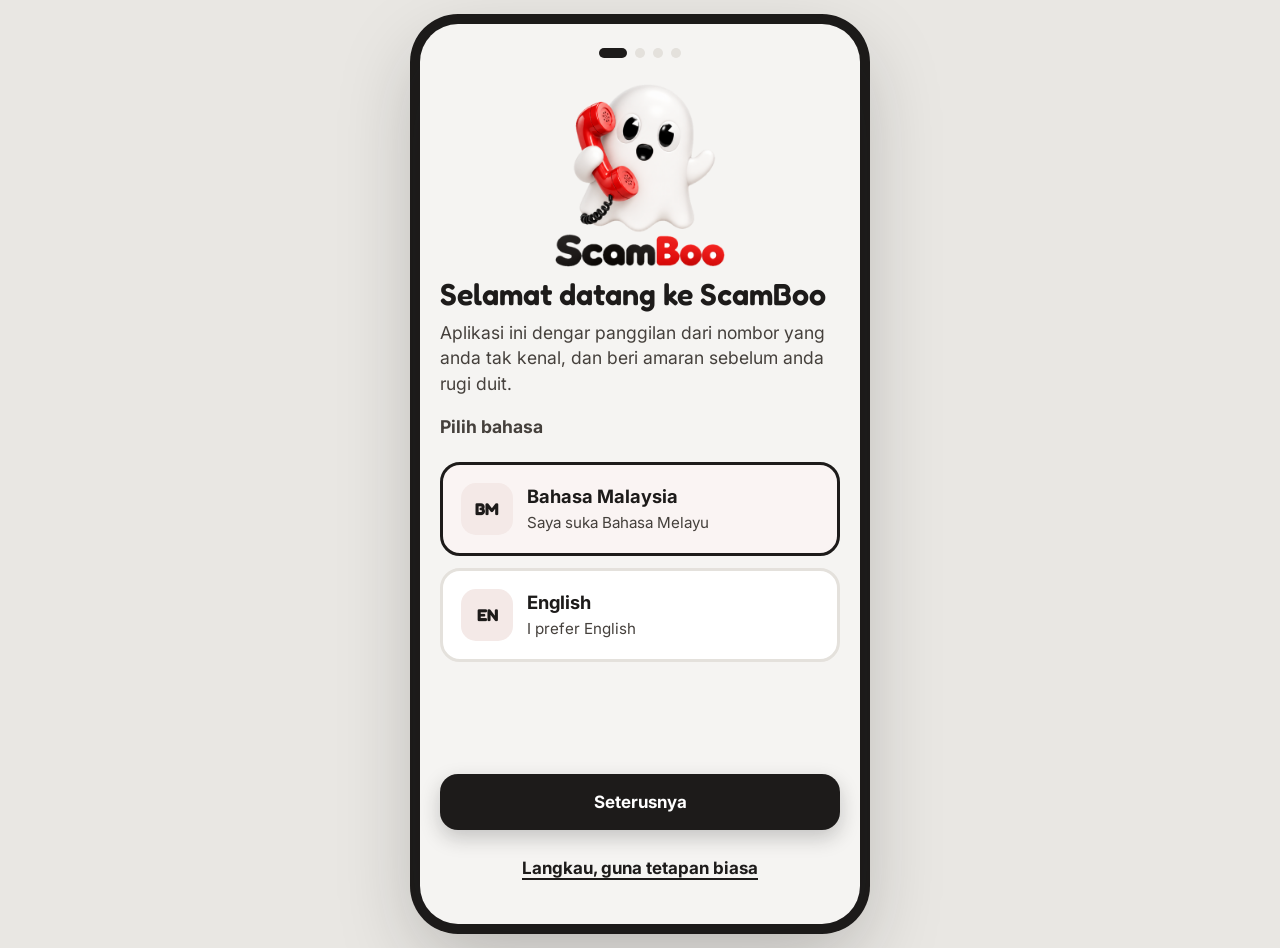
<file: web/public/scamboo/index.html>
<!doctype html>
<html lang="ms">
<head>
  <meta charset="utf-8">
  <meta name="viewport" content="width=device-width, initial-scale=1, viewport-fit=cover">
  <meta name="theme-color" content="#FFFFFF">
  <title>ScamBoo · Utama</title>
  <link rel="manifest" href="manifest.json">
  <link rel="apple-touch-icon" href="assets/icons/apple-touch-icon.png">
  <link rel="icon" type="image/png" href="assets/icons/favicon-32.png">
  <meta name="apple-mobile-web-app-capable" content="yes">
  <meta name="mobile-web-app-capable" content="yes">
  <meta name="apple-mobile-web-app-status-bar-style" content="default">
  <meta name="apple-mobile-web-app-title" content="ScamBoo">
  <link rel="preconnect" href="https://fonts.googleapis.com"><link rel="preconnect" href="https://fonts.gstatic.com" crossorigin>
  <link href="https://fonts.googleapis.com/css2?family=Fredoka:wght@500;600;700&family=Inter:wght@400;500;600;700&display=swap" rel="stylesheet">
  <link rel="stylesheet" href="assets/css/styles.css">
</head>
<body>
<div class="app">
  <main class="page">
    <p class="muted" style="font-size:1.05rem" id="greet"></p>
    <h1 class="page-title">Mak Rosnah</h1>

    <section class="section hidden" id="installSec">
      <div class="install">
        <img src="assets/icons/icon-192.png" alt="">
        <div class="grow"><b data-bm="Pasang sebagai aplikasi" data-en="Install as an app"></b>
          <p id="installHow"></p></div>
        <button class="btn btn-primary btn-sm hidden" id="installBtn" data-bm="Pasang" data-en="Install"></button>
        <button class="x" id="installX" aria-label="Close">×</button>
      </div>
    </section>

    <!-- 1. Status in words, not numbers -->
    <section class="section">
      <div class="status" data-read>
        <img class="status-boo boo-calm" src="assets/brand/ghost.png" alt=""><div class="tick" data-icon="check"></div>
        <h2 data-bm="Anda selamat" data-en="You're safe"></h2>
        <p data-bm="Kami jaga setiap panggilan dari nombor yang anda tak kenal." data-en="We watch every call from numbers you don't know."></p>
        <p id="blocked" style="margin-top:10px;font-weight:700"></p>
      </div>
    </section>

    <!-- 2. One big emergency path -->
    <section class="section">
      <a class="help-big" href="help.html" data-read>
        <span class="ico" data-icon="lifebuoy"></span>
        <span><span data-bm="Saya rasa ditipu" data-en="I think I'm being scammed"></span>
          <small data-bm="Telefon bank, 997 atau Amir dengan satu tekan" data-en="Call your bank, 997 or Amir in one tap"></small></span>
      </a>
    </section>

    <!-- 3. Recent calls, plain words -->
    <section class="section">
      <div class="section-head"><h3 data-bm="Panggilan terakhir" data-en="Recent calls"></h3><a href="history.html" data-bm="Lihat semua" data-en="See all"></a></div>
      <div class="card list" id="recent"></div>
    </section>

    <!-- 4. Who looks after me -->
    <section class="section">
      <div class="card">
        <div class="row"><span class="avatar av-violet">AM</span>
          <div class="grow"><b data-bm="Amir menjaga anda" data-en="Amir looks after you"></b>
            <small class="tiny" data-bm="Dia dapat amaran senyap kalau ada bahaya" data-en="He gets a silent alert if something's wrong"></small></div>
          <a class="btn btn-primary btn-sm" id="callAmir"><span data-icon="phone"></span><span data-bm="Call" data-en="Call"></span></a></div>
      </div>
    </section>

    <!-- 5. Practice (the demo, framed as scam-awareness training) -->
    <section class="section">
      <a class="practice" href="call.html">
        <span class="ico"><img src="assets/brand/ghost-96.png" alt=""></span>
        <span class="grow"><b data-bm="Latihan: kenali panggilan penipuan" data-en="Practice: spot a scam call"></b>
          <small data-bm="Dengar contoh 'polis' palsu menelefon (1 minit)" data-en="Hear an example fake 'police' call (1 minute)"></small></span>
        <span data-icon="chevron" style="width:24px"></span>
      </a>
    </section>

    <!-- 6. Tip -->
    <section class="section">
      <div class="card" style="background:var(--teal-xl);border-color:var(--teal-l)" data-read>
        <b data-bm="Ingat" data-en="Remember"></b>
        <p style="font-size:1.05rem;margin-top:4px" data-bm="Polis dan bank <b>tidak pernah</b> minta TAC atau suruh pindah duit melalui telefon." data-en="Police and banks <b>never</b> ask for your TAC or tell you to move money over the phone."></p>
      </div>
    </section>
  </main>
</div>
<script src="assets/js/store.js"></script>
<script src="assets/js/ui.js"></script>
<script>
  if (Store.settings().role === "guardian") location.replace("guardian.html");
  UI.mount("home");
  const s = Store.settings();
  const h = new Date().getHours();
  document.getElementById("greet").textContent = UI.t(h < 12 ? ["Selamat pagi,", "Good morning,"] : h < 19 ? ["Selamat petang,", "Good afternoon,"] : ["Selamat malam,", "Good evening,"]);
  const calls = Store.calls();
  const stopped = calls.filter(c => c.tier === "HIGH").length;
  document.getElementById("blocked").innerHTML = "✓ " + UI.t([`Minggu ini kami halang ${stopped} panggilan penipuan.`, `This week we stopped ${stopped} scam call${stopped === 1 ? "" : "s"}.`]);
  const AV = { HIGH: "av-red", MEDIUM: "av-orange", NOT_SURE: "av-teal", LOW: "av-green" };
  const IC = { HIGH: "shieldAlert", MEDIUM: "alert", NOT_SURE: "phone", LOW: "shield" };
  document.getElementById("recent").innerHTML = calls.slice(0, 3).map(c => `
    <div class="item"><span class="avatar ${AV[c.tier]}">${UI.I[IC[c.tier]]}</span>
      <div class="grow"><b>${UI.t(c.label)}</b><small>${UI.L() ? c.whenEn : c.when}</small></div>${UI.tierBadge(c.tier)}</div>`).join("");
  document.getElementById("callAmir").href = "tel:" + s.contactTel;

  // Install hint: only in the browser (not once installed), dismissible for this session.
  (function () {
    let hidden = false;
    try { hidden = sessionStorage.getItem("cp_install_x") === "1"; } catch (e) { /* ignore */ }
    if (UI.standalone() || hidden) return;
    const sec = document.getElementById("installSec"), how = document.getElementById("installHow"), btn = document.getElementById("installBtn");
    const ios = /iphone|ipad|ipod/i.test(navigator.userAgent);
    how.innerHTML = ios
      ? UI.t(["Tekan <b>Kongsi</b> ⬆️ kemudian <b>Tambah ke Skrin Utama</b>", "Tap <b>Share</b> ⬆️ then <b>Add to Home Screen</b>"])
      : UI.t(["Buka menu pelayar ⋮ dan pilih <b>Pasang aplikasi</b> / <b>Tambah ke skrin utama</b>", "Open the browser menu ⋮ and choose <b>Install app</b> / <b>Add to Home screen</b>"]);
    sec.classList.remove("hidden");
    let deferred = null;
    window.addEventListener("beforeinstallprompt", e => {
      e.preventDefault(); deferred = e; btn.classList.remove("hidden");
      how.innerHTML = UI.t(["Ikon di skrin utama, buka skrin penuh, boleh guna tanpa internet.", "Icon on your home screen, full-screen, works offline."]);
    });
    btn.onclick = async () => { if (!deferred) return; deferred.prompt(); await deferred.userChoice; deferred = null; sec.classList.add("hidden"); };
    document.getElementById("installX").onclick = () => { sec.classList.add("hidden"); try { sessionStorage.setItem("cp_install_x", "1"); } catch (e) { /* ignore */ } };
  })();
</script>
</body>
</html>
</file>
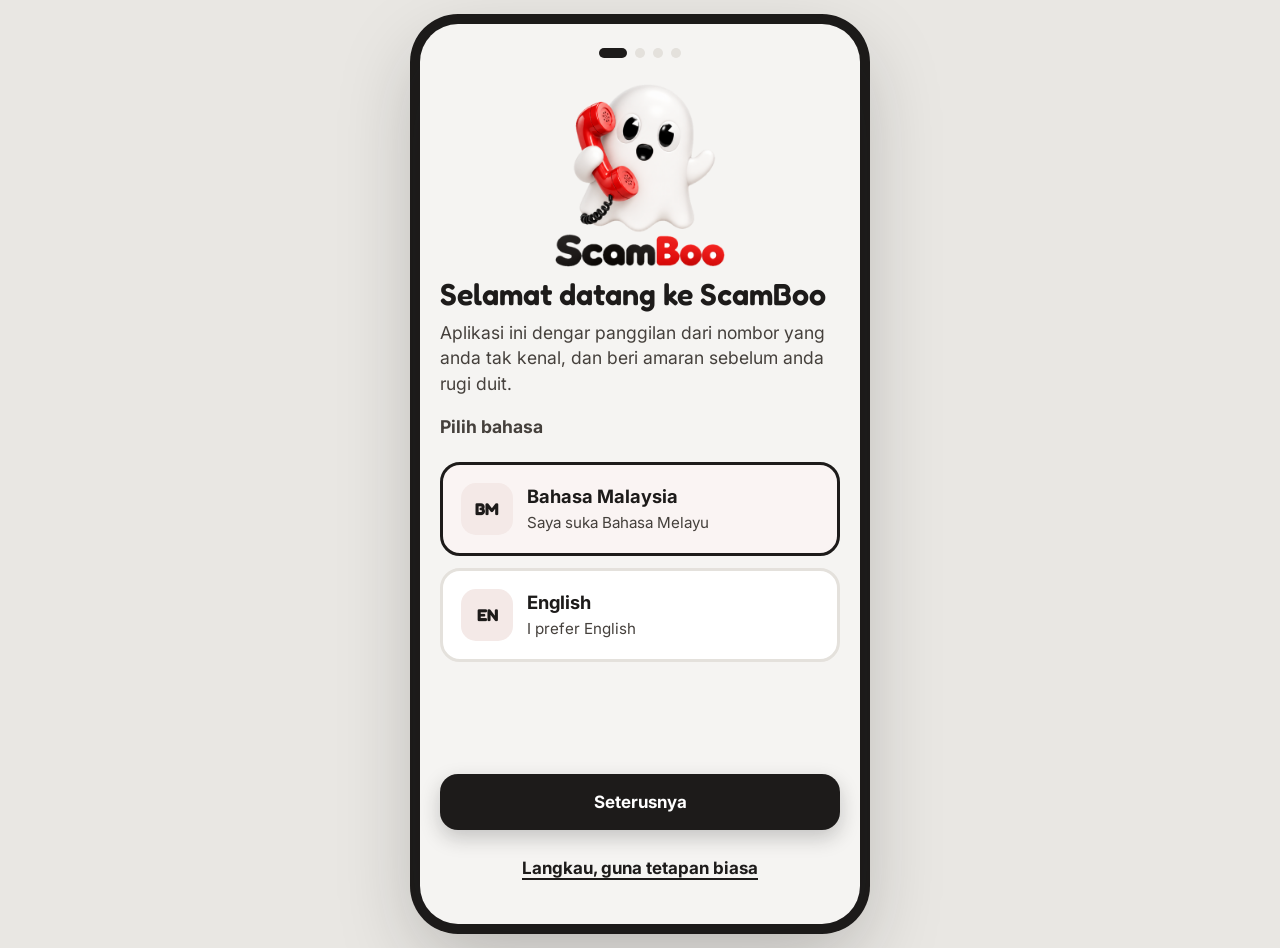
<file: web/public/scamboo/family.html>
<!doctype html>
<html lang="ms">
<head>
  <meta charset="utf-8">
  <meta http-equiv="refresh" content="0; url=guardian.html">
  <title>ScamBoo · Guardian</title>
</head>
<body><a href="guardian.html">Guardian</a><script>location.replace("guardian.html");</script></body>
</html>
</file>
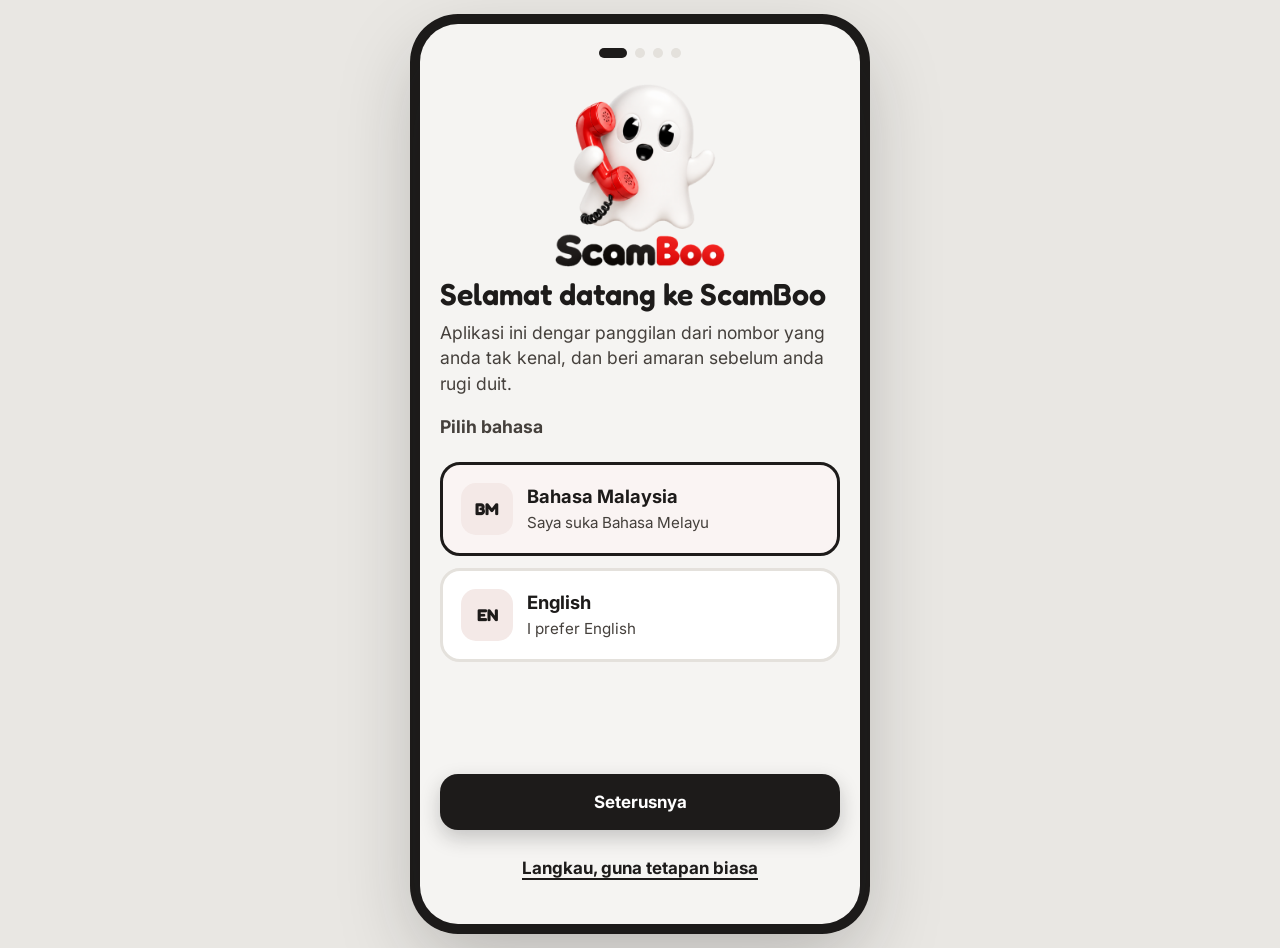
<file: web/public/scamboo/guardian.html>
<!doctype html>
<html lang="ms">
<head>
  <meta charset="utf-8">
  <meta name="viewport" content="width=device-width, initial-scale=1, viewport-fit=cover">
  <meta name="theme-color" content="#FFFFFF">
  <title>ScamBoo · Guardian</title>
  <link rel="manifest" href="manifest.json">
  <link rel="apple-touch-icon" href="assets/icons/apple-touch-icon.png">
  <link rel="icon" type="image/png" href="assets/icons/favicon-32.png">
  <meta name="apple-mobile-web-app-capable" content="yes">
  <meta name="mobile-web-app-capable" content="yes">
  <meta name="apple-mobile-web-app-status-bar-style" content="default">
  <meta name="apple-mobile-web-app-title" content="ScamBoo">
  <link rel="preconnect" href="https://fonts.googleapis.com"><link rel="preconnect" href="https://fonts.gstatic.com" crossorigin>
  <link href="https://fonts.googleapis.com/css2?family=Fredoka:wght@500;600;700&family=Inter:wght@400;500;600;700&display=swap" rel="stylesheet">
  <link rel="stylesheet" href="assets/css/styles.css">
</head>
<body>
<div class="app">
  <main class="page">
    <span class="badge b-violet" data-bm="Paparan Guardian" data-en="Guardian view"></span>
    <h1 class="page-title" style="margin-top:10px" data-bm="Hai Amir" data-en="Hi Amir"></h1>
    <p class="page-sub" data-bm="Ini keadaan perlindungan keluarga anda." data-en="Here's how your family is protected."></p>

    <section class="section" id="liveSec"></section>

    <section class="section">
      <div class="section-head"><h3 data-bm="Minggu ini" data-en="This week"></h3></div>
      <div class="stats">
        <div class="stat"><b>12</b><span data-bm="panggilan disemak" data-en="calls checked"></span></div>
        <div class="stat warn"><b id="kStopped">2</b><span data-bm="penipuan dihalang" data-en="scams stopped"></span></div>
        <div class="stat good"><b>RM 0</b><span data-bm="wang hilang" data-en="money lost"></span></div>
        <div class="stat"><b id="kWarn">22s</b><span data-bm="purata amaran sebelum minta TAC" data-en="avg warning before the TAC ask"></span></div>
      </div>
    </section>

    <section class="section">
      <div class="section-head"><h3 data-bm="Ahli keluarga" data-en="Family members"></h3></div>
      <div class="card list">
        <div class="item"><span class="avatar av-teal">MR</span>
          <div class="grow"><b>Mak Rosnah, 64</b><small data-bm="Jaga Penuh · semakan terakhir 2 minit lalu" data-en="Jaga Penuh · last check 2 min ago"></small></div>
          <span class="badge b-green" data-bm="Dilindungi" data-en="Protected"></span></div>
        <div class="item"><span class="avatar av-teal">AH</span>
          <div class="grow"><b>Abah Hashim, 68</b><small data-bm="Jaga Penuh · semakan terakhir 1 jam lalu" data-en="Jaga Penuh · last check 1 h ago"></small></div>
          <span class="badge b-green" data-bm="Dilindungi" data-en="Protected"></span></div>
        <div class="item"><span class="avatar" style="background:var(--cream-2);color:var(--ink-2)">+</span>
          <div class="grow"><b data-bm="Tambah ahli keluarga" data-en="Add a family member"></b><small data-bm="Pelan keluarga RM6.90/bulan · hingga 5 orang" data-en="Family plan RM6.90/month · up to 5 people"></small></div></div>
      </div>
    </section>

    <section class="section">
      <button class="invite" id="inviteBtn"><img src="assets/brand/ghost-96.png" alt="">
        <span><b data-bm="Jaga keluarga anda" data-en="Protect your family"></b>
        <small data-bm="Kongsi ScamBoo dengan adik-beradik, ibu bapa atau kawan melalui WhatsApp." data-en="Share ScamBoo with siblings, parents or friends on WhatsApp."></small></span>
        <span class="go" data-icon="share"></span></button>
    </section>

    <section class="section">
      <div class="section-head"><h3 data-bm="Amaran terkini" data-en="Recent alerts"></h3><a href="history.html" data-bm="Semua" data-en="All"></a></div>
      <div class="card list" id="feed"></div>
    </section>

    <section class="section stack">
      <a class="btn btn-outline btn-block" href="settings.html"><span data-icon="gear"></span><span data-bm="Tetapan perlindungan Mak" data-en="Mum's protection settings"></span></a>
      <a class="btn btn-ghost btn-block" href="officer.html"><span data-icon="bank"></span><span data-bm="Paparan pegawai bank (demo)" data-en="Bank officer view (demo)"></span></a>
      <a class="btn btn-ghost btn-block" href="connector.html"><span data-icon="bolt"></span><span data-bm="Sambungan makmal AI" data-en="AI lab connection"></span></a>
    </section>
  </main>
</div>
<script src="assets/js/store.js"></script>
<script src="assets/js/ui.js"></script>
<script>
  if (Store.settings().role !== "guardian") Store.set({ role: "guardian" });
  UI.mount("guardian");
  document.getElementById("inviteBtn").onclick = () => UI.shareInvite();
  const s = Store.settings();
  const calls = Store.calls();
  const risky = calls.filter(c => c.tier === "HIGH" || c.tier === "MEDIUM");
  document.getElementById("kStopped").textContent = calls.filter(c => c.tier === "HIGH").length;
  const w = calls.filter(c => c.warned).map(c => c.warned);
  if (w.length) document.getElementById("kWarn").textContent = Math.round(w.reduce((a, b) => a + b, 0) / w.length) + "s";
  const last = risky[0];
  if (last) {
    document.getElementById("liveSec").innerHTML = `
      <div class="card" style="border:2px solid var(--red-bg)">
        <div class="row"><span class="avatar av-red">${UI.I.shieldAlert}</span>
          <div class="grow">${UI.tierBadge(last.tier)}<b style="display:block;margin-top:6px">${UI.t(["Amaran senyap", "Silent alert"])} · ${UI.L() ? last.whenEn : last.when}</b>
            <small class="tiny" style="display:block">${UI.t(["Mak dalam panggilan berisiko", "Mum was on a risky call"])}: ${UI.t(last.label)}</small></div></div>
        <p class="muted" style="margin-top:12px">${last.ai ? UI.t(["<b>AI telah ambil alih</b>, tiada maklumat dikongsi. Bank dimaklumkan dengan izin Mak.", "<b>The AI took over</b>; nothing was shared. Her bank was told, with her consent."]) : UI.t(["Mak tamatkan panggilan selepas amaran.", "Mum ended the call after the warning."])}
          ${last.warned ? UI.t([` Amaran ${last.warned} saat sebelum dia minta TAC.`, ` Warned ${last.warned} s before the TAC ask.`]) : ""}</p>
        <div class="btn-grid" style="margin-top:14px">
          <a class="btn btn-primary" href="tel:+60100000064">${UI.I.phone}${UI.t(["Call Mak", "Call Mum"])}</a>
          <a class="btn btn-outline" href="history.html">${UI.t(["Butiran", "Details"])}</a></div>
      </div>`;
  }
  document.getElementById("feed").innerHTML = risky.slice(0, 3).map(c => `
    <div class="item"><span class="avatar ${c.tier === "HIGH" ? "av-red" : "av-orange"}">${UI.I.shieldAlert}</span>
      <div class="grow"><b>${UI.t(c.label)}</b><small>Mak Rosnah · ${UI.L() ? c.whenEn : c.when}</small></div>${UI.tierBadge(c.tier)}</div>`).join("");
</script>
</body>
</html>
</file>
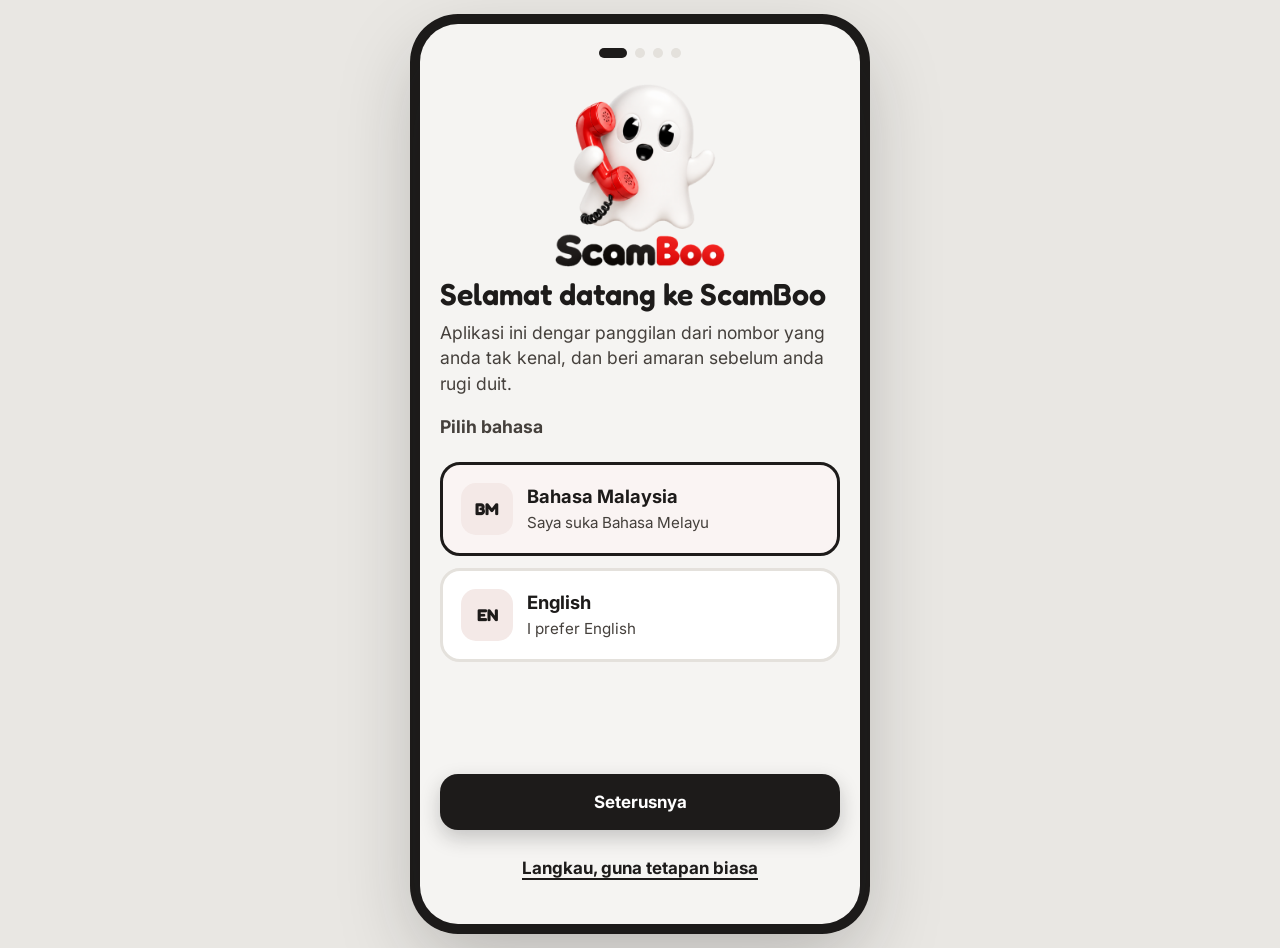
<file: web/public/scamboo/help.html>
<!doctype html>
<html lang="ms">
<head>
  <meta charset="utf-8">
  <meta name="viewport" content="width=device-width, initial-scale=1, viewport-fit=cover">
  <meta name="theme-color" content="#FFFFFF">
  <title>ScamBoo · Bantuan</title>
  <link rel="manifest" href="manifest.json">
  <link rel="apple-touch-icon" href="assets/icons/apple-touch-icon.png">
  <link rel="icon" type="image/png" href="assets/icons/favicon-32.png">
  <meta name="apple-mobile-web-app-capable" content="yes">
  <meta name="mobile-web-app-capable" content="yes">
  <meta name="apple-mobile-web-app-status-bar-style" content="default">
  <meta name="apple-mobile-web-app-title" content="ScamBoo">
  <link rel="preconnect" href="https://fonts.googleapis.com"><link rel="preconnect" href="https://fonts.gstatic.com" crossorigin>
  <link href="https://fonts.googleapis.com/css2?family=Fredoka:wght@500;600;700&family=Inter:wght@400;500;600;700&display=swap" rel="stylesheet">
  <link rel="stylesheet" href="assets/css/styles.css">
</head>
<body>
<div class="app">
  <main class="page">
    <h1 class="page-title" data-bm="Saya perlukan bantuan" data-en="I need help"></h1>
    <p class="page-sub" data-read data-bm="Jangan risau. Tekan satu butang di bawah, kami sambungkan anda." data-en="Don't worry. Tap one button below and we'll connect you."></p>

    <section class="section">
      <a class="tel-btn tel-red" id="telBank" href="#bankHow">
        <span class="ico" data-icon="bank"></span>
        <span><b data-bm="Telefon bank saya" data-en="Call my bank"></b><small data-bm="Guna nombor di belakang kad bank anda" data-en="Use the number on the back of your bank card"></small></span>
        <span class="call" data-icon="phone"></span></a>
      <a class="tel-btn tel-navy" href="tel:997">
        <span class="ico" data-icon="siren"></span>
        <span><b data-bm="997 · Pusat Respons Scam" data-en="997 · Scam Response Centre"></b><small data-bm="Pusat Respons Scam Kebangsaan (NSRC)" data-en="National Scam Response Centre (NSRC)"></small></span>
        <span class="call" data-icon="phone"></span></a>
      <a class="tel-btn tel-teal" id="telAmir">
        <span class="ico" data-icon="family"></span>
        <span><b data-bm="Telefon Amir" data-en="Call Amir"></b><small data-bm="Kenalan kecemasan anda" data-en="Your emergency contact"></small></span>
        <span class="call" data-icon="phone"></span></a>
      <p class="tiny" id="bankHow" data-bm="Jangan guna nombor yang pemanggil beri. Telefon nombor di belakang kad anda atau dalam aplikasi bank, minta sekat akaun dan kad." data-en="Never use a number the caller gave you. Call the number on the back of your card or in your bank's app, and ask them to block your account and card."></p>
    </section>

    <section class="section">
      <div class="section-head"><h3 data-bm="Sudah beri TAC atau pindah duit?" data-en="Already gave a TAC or moved money?"></h3></div>
      <p class="muted" style="margin-bottom:10px" data-bm="Buat 3 langkah ini. Tekan bila siap." data-en="Do these 3 steps. Tap each when done."></p>
      <div id="steps" data-read>
        <button class="step" data-n="1"><span class="num">1</span><span><b data-bm="Telefon bank dan sekat akaun" data-en="Call your bank and block your account"></b><small data-bm="Lagi cepat, lagi banyak duit boleh diselamatkan" data-en="The faster you call, the more money can be saved"></small></span></button>
        <button class="step" data-n="2"><span class="num">2</span><span><b data-bm="Telefon 997 dalam masa 24 jam" data-en="Call 997 within 24 hours"></b><small data-bm="Mereka boleh cuba tahan duit di bank penerima" data-en="They can try to hold the money at the receiving bank"></small></span></button>
        <button class="step" data-n="3"><span class="num">3</span><span><b data-bm="Beritahu keluarga" data-en="Tell your family"></b><small data-bm="Anda tidak bersalah. Penipu memang pandai." data-en="It's not your fault. Scammers are very skilled."></small></span></button>
      </div>
    </section>

    <section class="section">
      <div class="section-head"><h3 data-bm="Semak nombor telefon" data-en="Check a phone number"></h3></div>
      <div class="lookup">
        <input class="input" id="num" inputmode="tel" data-ph-bm="cth. 03-2266 1234" data-ph-en="e.g. 03-2266 1234" aria-label="Phone number">
        <button class="btn btn-navy" id="check" aria-label="Check"><span data-icon="search"></span></button>
      </div>
      <div id="result"></div>
    </section>
  </main>
</div>
<script src="assets/js/store.js"></script>
<script src="assets/js/ui.js"></script>
<script>
  UI.mount("help");
  document.getElementById("telAmir").href = "tel:" + Store.settings().contactTel;
  document.querySelectorAll(".step").forEach(b => b.onclick = () => {
    b.classList.toggle("done");
    b.querySelector(".num").innerHTML = b.classList.contains("done") ? UI.I.check : b.dataset.n;
  });
  // Demo community reports (in the real app: reports from other users, matched by number).
  const REPORTS = [
    { m: /2266/, n: 13, label: ["PDRM / polis palsu", "fake PDRM / police"], tier: "red" },
    { m: /2716/, n: 12, label: ["polis palsu", "fake police"], tier: "red" },
    { m: /880/, n: 5, label: ["hadiah cabutan bertuah palsu", "fake lucky draw"], tier: "orange" },
  ];
  document.getElementById("check").onclick = () => {
    const v = document.getElementById("num").value.trim();
    const box = document.getElementById("result");
    if (!v) { box.innerHTML = ""; return; }
    const hit = REPORTS.find(r => r.m.test(v.replace(/\s/g, "")));
    box.innerHTML = hit
      ? `<div class="result" style="background:var(--red-bg);color:var(--red-2)"><b>⚠️ ${UI.t([`${hit.n} orang lapor nombor ini`, `${hit.n} people reported this number`])}</b><br>${UI.t(["Sebagai", "As"])}: ${UI.t(hit.label)}. ${UI.t(["Jangan angkat atau jangan beri apa-apa maklumat.", "Don't answer or share anything."])}</div>`
      : `<div class="result" style="background:var(--green-bg);color:#145C34"><b>✓ ${UI.t(["Tiada laporan untuk nombor ini", "No reports for this number"])}</b><br>${UI.t(["Tetap berhati-hati: jangan beri TAC kepada sesiapa.", "Still be careful: never share your TAC."])}</div>`;
  };
  document.getElementById("num").addEventListener("keydown", e => { if (e.key === "Enter") document.getElementById("check").click(); });
</script>
</body>
</html>
</file>
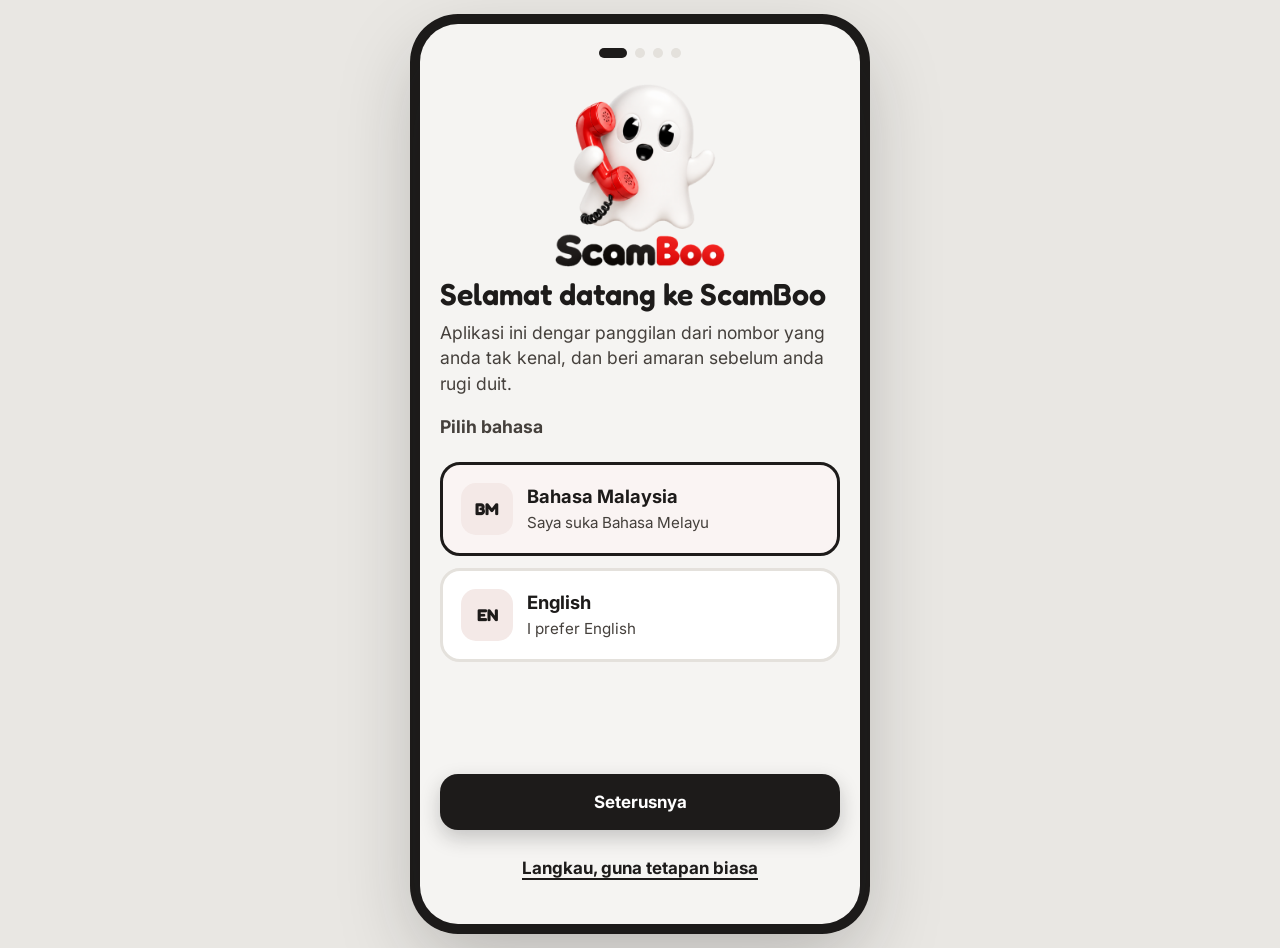
<file: web/public/scamboo/history.html>
<!doctype html>
<html lang="ms">
<head>
  <meta charset="utf-8">
  <meta name="viewport" content="width=device-width, initial-scale=1, viewport-fit=cover">
  <meta name="theme-color" content="#FFFFFF">
  <title>ScamBoo · Sejarah</title>
  <link rel="manifest" href="manifest.json">
  <link rel="apple-touch-icon" href="assets/icons/apple-touch-icon.png">
  <link rel="icon" type="image/png" href="assets/icons/favicon-32.png">
  <meta name="apple-mobile-web-app-capable" content="yes">
  <meta name="mobile-web-app-capable" content="yes">
  <meta name="apple-mobile-web-app-status-bar-style" content="default">
  <meta name="apple-mobile-web-app-title" content="ScamBoo">
  <link rel="preconnect" href="https://fonts.googleapis.com"><link rel="preconnect" href="https://fonts.gstatic.com" crossorigin>
  <link href="https://fonts.googleapis.com/css2?family=Fredoka:wght@500;600;700&family=Inter:wght@400;500;600;700&display=swap" rel="stylesheet">
  <link rel="stylesheet" href="assets/css/styles.css">
</head>
<body>
<div class="app">
  <main class="page">
    <h1 class="page-title" data-bm="Sejarah panggilan" data-en="Call history"></h1>
    <p class="page-sub" data-bm="Setiap panggilan dari nombor tidak dikenali yang kami semak." data-en="Every call from an unknown number we checked."></p>

    <section class="section">
      <div class="seg" id="filter">
        <button class="on" data-f="all" data-bm="Semua" data-en="All"></button>
        <button data-f="risk" data-bm="Berisiko" data-en="Risky"></button>
        <button data-f="safe" data-bm="Selamat" data-en="Safe"></button>
      </div>
    </section>

    <section class="section"><div class="card list" id="list"></div></section>

    <section class="section">
      <div class="card" style="background:var(--navy);color:#fff">
        <div class="row"><span class="avatar" style="background:rgba(255,255,255,.12);color:#fff" data-icon="users"></span>
          <div class="grow"><b data-bm="Komuniti melindungi anda" data-en="The community protects you"></b>
          <p style="opacity:.8;font-size:15px" data-bm="Bila 3 orang lapor nombor yang sama, semua pengguna dapat amaran awal." data-en="When 3 people report the same number, every user gets an early warning."></p></div></div>
      </div>
    </section>
  </main>
</div>
<script src="assets/js/store.js"></script>
<script src="assets/js/ui.js"></script>
<script>
  UI.mount("history");
  if (!UI.elder()) { document.querySelector(".page-title").textContent = UI.t(["Amaran Mak Rosnah", "Mak Rosnah's alerts"]); }
  const AV = { HIGH: "av-red", MEDIUM: "av-orange", NOT_SURE: "av-teal", LOW: "av-green" };
  const IC = { HIGH: "shieldAlert", MEDIUM: "shieldAlert", NOT_SURE: "phone", LOW: "shield" };
  let f = "all";
  function render() {
    const calls = Store.calls().filter(c => f === "all" || (f === "risk" ? ["HIGH", "MEDIUM"].includes(c.tier) : !["HIGH", "MEDIUM"].includes(c.tier)));
    document.getElementById("list").innerHTML = calls.map(c => `
      <div class="item"><span class="avatar ${AV[c.tier]}">${UI.I[IC[c.tier]]}</span>
        <div class="grow"><b>${UI.t(c.label)}</b><small>${c.name} · ${UI.L() ? c.whenEn : c.when}</small>
          <div class="chips" style="margin-top:6px">${UI.tierBadge(c.tier)}
            ${c.ai ? `<span class="badge b-violet">👻 ${UI.t(["Boo ambil alih", "Boo took over"])}</span>` : ""}
            ${c.warned && !UI.elder() ? `<span class="badge b-teal">⏱ ${c.warned}s ${UI.t(["lebih awal", "early"])}</span>` : ""}
            ${c.reports ? `<span class="badge b-grey">${c.reports} ${UI.t(["orang lapor", "people reported"])}</span>` : ""}</div></div></div>`).join("")
      || `<p class="tiny center">${UI.t(["Tiada panggilan", "No calls"])}</p>`;
  }
  document.querySelectorAll("#filter button").forEach(b => b.onclick = () => {
    document.querySelectorAll("#filter button").forEach(x => x.classList.remove("on")); b.classList.add("on"); f = b.dataset.f; render();
  });
  render();
</script>
</body>
</html>
</file>
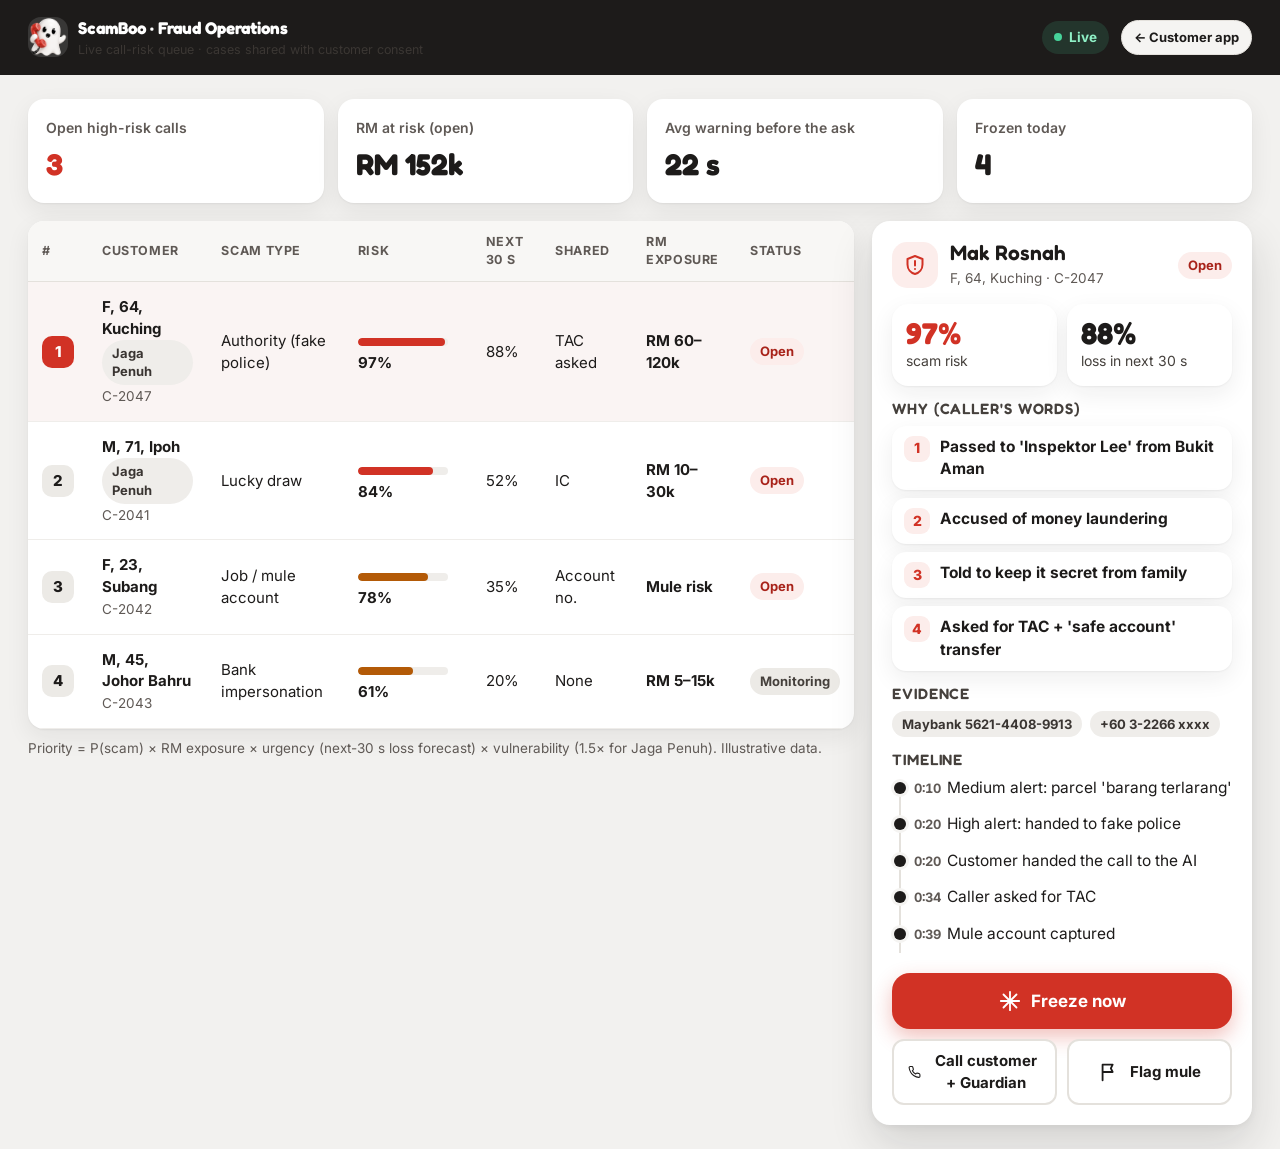
<file: web/public/scamboo/officer.html>
<!doctype html>
<html lang="en">
<head>
  <meta charset="utf-8">
  <meta name="viewport" content="width=device-width, initial-scale=1">
  <meta name="theme-color" content="#FFFFFF">
  <title>ScamBoo · Fraud Operations</title>
  <link rel="manifest" href="manifest.json">
  <link rel="apple-touch-icon" href="assets/icons/apple-touch-icon.png">
  <link rel="icon" type="image/png" href="assets/icons/favicon-32.png">
  <meta name="apple-mobile-web-app-capable" content="yes">
  <meta name="mobile-web-app-capable" content="yes">
  <meta name="apple-mobile-web-app-status-bar-style" content="default">
  <meta name="apple-mobile-web-app-title" content="ScamBoo">
  <link rel="preconnect" href="https://fonts.googleapis.com"><link rel="preconnect" href="https://fonts.gstatic.com" crossorigin>
  <link href="https://fonts.googleapis.com/css2?family=Fredoka:wght@500;600;700&family=Inter:wght@400;500;600;700&display=swap" rel="stylesheet">
  <link rel="stylesheet" href="assets/css/styles.css">
</head>
<body class="desk">
  <header class="desk-top">
    <div class="brand"><span class="mark"><img src="assets/brand/ghost-96.png" alt=""></span><div><b>ScamBoo · Fraud Operations</b><small>Live call-risk queue · cases shared with customer consent</small></div></div>
    <div class="row"><span class="prot-pill"><i class="live-dot"></i> Live</span><a class="lang-btn" href="index.html">← Customer app</a></div>
  </header>
  <main class="desk-main">
    <div class="kpis">
      <div class="kpi red"><span>Open high-risk calls</span><b id="kOpen">3</b></div>
      <div class="kpi"><span>RM at risk (open)</span><b id="kRm">RM 152k</b></div>
      <div class="kpi"><span>Avg warning before the ask</span><b>22 s</b></div>
      <div class="kpi"><span>Frozen today</span><b id="kFrozen">4</b></div>
    </div>
    <div class="qwrap">
      <div>
        <table class="qtable" aria-label="Ranked cases">
          <thead><tr><th>#</th><th>Customer</th><th>Scam type</th><th>Risk</th><th class="hide-sm">Next 30 s</th><th class="hide-sm">Shared</th><th>RM exposure</th><th>Status</th></tr></thead>
          <tbody id="rows"></tbody>
        </table>
        <p class="tiny" style="margin-top:10px">Priority = P(scam) × RM exposure × urgency (next-30 s loss forecast) × vulnerability (1.5× for Jaga Penuh). Illustrative data.</p>
      </div>
      <aside class="drawer" id="drawer"></aside>
    </div>
  </main>
<script src="assets/js/store.js"></script>
<script src="assets/js/ui.js"></script>
<script>
  const CASES = [
    { id: "C-2047", who: "F, 64, Kuching", name: "Mak Rosnah", jaga: true, type: "Authority (fake police)", risk: 97, next: 88, shared: "TAC asked", rm: "RM 60–120k", mid: 90,
      reasons: ["Passed to 'Inspektor Lee' from Bukit Aman", "Accused of money laundering", "Told to keep it secret from family", "Asked for TAC + 'safe account' transfer"],
      evidence: ["Maybank 5621-4408-9913", "+60 3-2266 xxxx"], timeline: [["0:10", "Medium alert: parcel 'barang terlarang'"], ["0:20", "High alert: handed to fake police"], ["0:20", "Customer handed the call to the AI"], ["0:34", "Caller asked for TAC"], ["0:39", "Mule account captured"]], status: "Open" },
    { id: "C-2041", who: "M, 71, Ipoh", name: "Encik Lim", jaga: true, type: "Lucky draw", risk: 84, next: 52, shared: "IC", rm: "RM 10–30k", mid: 20,
      reasons: ["Says he won a telco anniversary draw", "Prize 'tax' of RM1,200 requested", "Offer 'ends today'"], evidence: ["+60 17-880 xxxx"], timeline: [["0:12", "Medium alert"], ["0:31", "Fee requested"]], status: "Open" },
    { id: "C-2042", who: "F, 23, Subang", name: "Nur A.", jaga: false, type: "Job / mule account", risk: 78, next: 35, shared: "Account no.", rm: "Mule risk", mid: 8,
      reasons: ["Work-from-home offer, RM300/day", "Asked to 'lend' bank account for payments"], evidence: ["Telegram @hr_agensi"], timeline: [["0:15", "Medium alert"], ["0:40", "Account requested"]], status: "Open" },
    { id: "C-2043", who: "M, 45, Johor Bahru", name: "Encik Kumar", jaga: false, type: "Bank impersonation", risk: 61, next: 20, shared: "None", rm: "RM 5–15k", mid: 10,
      reasons: ["Claims a login attempt from Thailand", "Account 'frozen in 30 minutes'"], evidence: [], timeline: [["0:18", "Medium alert"], ["0:25", "Customer ended call"]], status: "Monitoring" },
  ];
  const pr = c => (c.risk / 100) * c.mid * (c.next / 100 + .05) * (c.jaga ? 1.5 : 1);
  CASES.sort((a, b) => pr(b) - pr(a));
  let sel = CASES[0].id;
  const BADGE = { "Open": "b-red", "Monitoring": "b-grey", "🧊 Frozen": "b-teal", "📞 Calling": "b-orange", "🚩 Mule flagged": "b-violet" };
  const col = v => v >= 80 ? "var(--red)" : v >= 50 ? "var(--orange)" : "var(--green)";
  function render() {
    document.getElementById("rows").innerHTML = CASES.map((c, n) => `
      <tr class="${c.id === sel ? "sel" : ""}" data-id="${c.id}">
        <td><span class="rank ${n === 0 ? "top" : ""}">${n + 1}</span></td>
        <td><b>${c.who}</b>${c.jaga ? ' <span class="badge b-violet">Jaga Penuh</span>' : ""}<br><small class="tiny">${c.id}</small></td>
        <td>${c.type}</td>
        <td><span class="mini-bar"><i style="width:${c.risk}%;background:${col(c.risk)}"></i></span><b>${c.risk}%</b></td>
        <td class="hide-sm">${c.next}%</td>
        <td class="hide-sm">${c.shared}</td>
        <td><b>${c.rm}</b></td>
        <td><span class="badge ${BADGE[c.status] || "b-grey"}">${c.status}</span></td></tr>`).join("");
    document.querySelectorAll("#rows tr").forEach(tr => tr.onclick = () => { sel = tr.dataset.id; render(); });
    const c = CASES.find(x => x.id === sel);
    document.getElementById("drawer").innerHTML = `
      <div class="row"><span class="avatar av-red">${UI.I.shieldAlert}</span><div class="grow"><h3>${c.name}</h3><small class="tiny">${c.who} · ${c.id}</small></div><span class="badge ${BADGE[c.status] || "b-grey"}">${c.status}</span></div>
      <div class="stats" style="margin-top:14px"><div class="stat warn"><b>${c.risk}%</b><span>scam risk</span></div><div class="stat"><b>${c.next}%</b><span>loss in next 30 s</span></div></div>
      <div class="why"><h4>Why (caller's words)</h4>${c.reasons.map((r, n) => `<div class="reason"><span class="n">${n + 1}</span><div><b>${r}</b></div></div>`).join("")}</div>
      ${c.evidence.length ? `<div class="why"><h4>Evidence</h4><div class="chips">${c.evidence.map(e => `<span class="badge b-violet">${e}</span>`).join("")}</div></div>` : ""}
      <div class="why"><h4>Timeline</h4><div class="timeline">${c.timeline.map(x => `<div class="tl"><small>${x[0]}</small>${x[1]}</div>`).join("")}</div></div>
      <div class="stack" style="margin-top:14px">
        <button class="btn btn-danger btn-block" data-a="🧊 Frozen">${UI.I.snow} Freeze now</button>
        <div class="btn-grid"><button class="btn btn-outline btn-sm" data-a="📞 Calling">${UI.I.phone} Call customer + Guardian</button>
        <button class="btn btn-outline btn-sm" data-a="🚩 Mule flagged">${UI.I.flag} Flag mule</button></div>
      </div>`;
    document.querySelectorAll("#drawer [data-a]").forEach(b => b.onclick = () => {
      c.status = b.dataset.a;
      if (c.status === "🧊 Frozen") document.getElementById("kFrozen").textContent = +document.getElementById("kFrozen").textContent + 1;
      UI.toast(`${c.id}: ${c.status}`); render();
    });
    document.getElementById("kOpen").textContent = CASES.filter(x => x.status === "Open").length;
  }
  render();
</script>
</body>
</html>
</file>
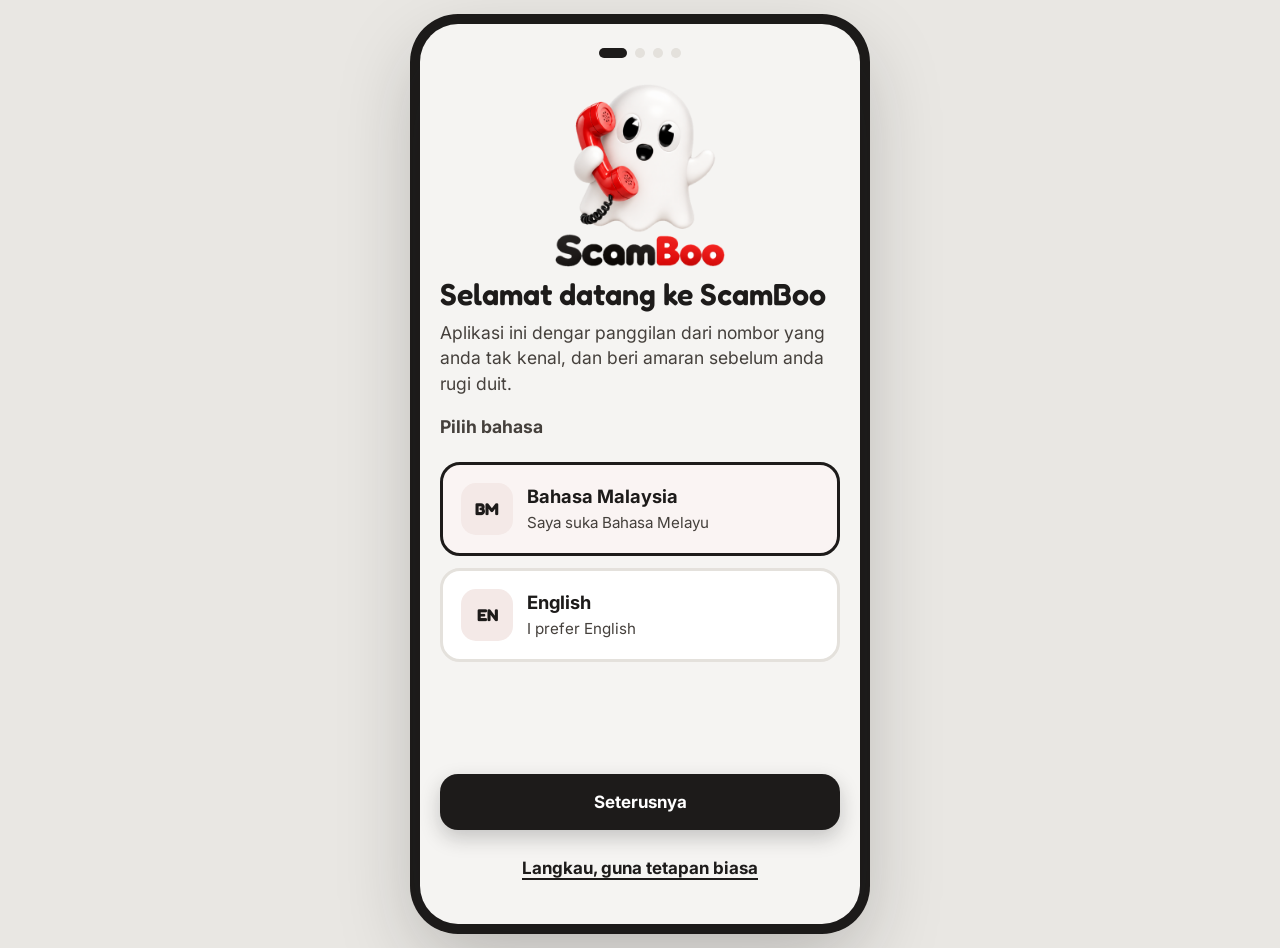
<file: web/public/scamboo/onboarding.html>
<!doctype html>
<html lang="ms">
<head>
  <meta charset="utf-8">
  <meta name="viewport" content="width=device-width, initial-scale=1, viewport-fit=cover">
  <meta name="theme-color" content="#F5F4F2">
  <title>ScamBoo · Persediaan</title>
  <link rel="manifest" href="manifest.json">
  <link rel="apple-touch-icon" href="assets/icons/apple-touch-icon.png">
  <link rel="icon" type="image/png" href="assets/icons/favicon-32.png">
  <meta name="apple-mobile-web-app-capable" content="yes">
  <meta name="mobile-web-app-capable" content="yes">
  <meta name="apple-mobile-web-app-status-bar-style" content="default">
  <meta name="apple-mobile-web-app-title" content="ScamBoo">
  <link rel="preconnect" href="https://fonts.googleapis.com"><link rel="preconnect" href="https://fonts.gstatic.com" crossorigin>
  <link href="https://fonts.googleapis.com/css2?family=Fredoka:wght@500;600;700&family=Inter:wght@400;500;600;700&display=swap" rel="stylesheet">
  <link rel="stylesheet" href="assets/css/styles.css">
</head>
<body>
<div class="app" style="padding-bottom:0">
  <main class="ob" id="ob"></main>
</div>
<script src="assets/js/store.js"></script>
<script src="assets/js/ui.js"></script>
<script>
  // 4 steps, done together by the guardian (Amir) and Mak Rosnah. Big choices, one decision per screen.
  const { I, t } = UI;
  let step = 0;
  const S = () => Store.settings();
  const dots = n => `<div class="dots" aria-label="${t(["Langkah", "Step"])} ${n + 1} / 4">${[0, 1, 2, 3].map(i => `<i class="${i <= n ? "on" : ""}"></i>`).join("")}</div>`;
  const choice = (id, on, avatar, title, sub) => `<button class="choice ${on ? "on" : ""}" data-v="${id}">${avatar}<span><b>${title}</b><small>${sub}</small></span></button>`;
  const foot = (next, back) => `<div class="ob-foot">
      <button class="btn btn-primary btn-block" id="next">${next}</button>
      ${back ? `<button class="btn btn-ghost btn-block" id="back">${t(["Kembali", "Back"])}</button>` : `<button class="btn btn-ghost btn-block" id="skip">${t(["Langkau, guna tetapan biasa", "Skip, use the usual settings"])}</button>`}</div>`;
  const STEPS = [
    () => `${dots(0)}<img class="ob-logo" src="assets/brand/logo.png" alt="ScamBoo"><h1>${t(["Selamat datang ke ScamBoo", "Welcome to ScamBoo"])}</h1>
      <p class="lead">${t(["Aplikasi ini dengar panggilan dari nombor yang anda tak kenal, dan beri amaran sebelum anda rugi duit.", "This app listens to calls from numbers you don't know, and warns you before you lose money."])}</p>
      <p class="lead" style="margin-top:18px"><b>${t(["Pilih bahasa", "Choose a language"])}</b></p>
      <div class="choices" data-key="lang">
        ${choice("bm", S().lang === "bm", '<span class="avatar av-teal">BM</span>', "Bahasa Malaysia", "Saya suka Bahasa Melayu")}
        ${choice("en", S().lang === "en", '<span class="avatar av-teal">EN</span>', "English", "I prefer English")}
      </div>${foot(t(["Seterusnya", "Next"]))}`,
    () => `${dots(1)}<h1>${t(["Tahap perlindungan", "Protection level"])}</h1>
      <p class="lead">${t(["Untuk ibu bapa berumur 55 ke atas, kami cadangkan Jaga Penuh.", "For parents aged 55+, we recommend Jaga Penuh."])}</p>
      <div class="choices" data-key="mode">
        ${choice("jaga_penuh", S().mode === "jaga_penuh", `<span class="avatar av-teal">${I.shield}</span>`, t(["Jaga Penuh (disyorkan)", "Jaga Penuh (recommended)"]), t(["Amaran lebih awal. AI boleh ambil alih untuk anda.", "Earlier warnings. The AI can take over for you."]))}
        ${choice("standard", S().mode === "standard", `<span class="avatar" style="background:var(--cream-2);color:var(--ink-2)">${I.shield}</span>`, "Standard", t(["Amaran bila benar-benar perlu.", "Warnings only when really needed."]))}
      </div>${foot(t(["Seterusnya", "Next"]), true)}`,
    () => `${dots(2)}<h1>${t(["Siapa kami patut beritahu?", "Who should we tell?"])}</h1>
      <p class="lead">${t(["Kalau ada bahaya, orang ini dapat amaran senyap dan boleh telefon anda.", "If there's danger, this person gets a silent alert and can call you."])}</p>
      <div class="choices" data-key="contact">
        ${choice("Amir (anak)", true, '<span class="avatar av-violet">AM</span>', "Amir (anak)", "012-000 4471")}
      </div>
      <button class="btn btn-ghost" style="margin-top:8px" onclick="UI.toast(UI.t(['Dalam versi sebenar: pilih dari kenalan','In the real app: pick from contacts']))">+ ${t(["Tambah orang lain", "Add someone else"])}</button>
      ${foot(t(["Seterusnya", "Next"]), true)}`,
    () => `${dots(3)}<h1>${t(["Janji kami kepada anda", "Our promise to you"])}</h1>
      <div class="choices">
        ${choice("", false, `<span class="avatar av-green">${I.lock}</span>`, t(["Kekal dalam telefon", "Stays on your phone"]), t(["Suara tidak dirakam atau dihantar.", "Your voice is never recorded or sent."]))}
        ${choice("", false, `<span class="avatar av-green">${I.eye}</span>`, t(["Nombor tak dikenali sahaja", "Unknown numbers only"]), t(["Panggilan keluarga dan kawan tidak didengar.", "Calls from family and friends are never checked."]))}
        ${choice("", false, `<span class="avatar av-green">${I.bank}</span>`, t(["Bank hanya dengan izin", "Bank only with consent"]), t(["Anda pilih bila maklumat dihantar.", "You decide when anything is shared."]))}
      </div>${foot(t(["Saya setuju, aktifkan", "I agree, turn it on"]), true)}`,
    () => `<img class="boo-hero boo-wave" style="margin-top:30px" src="assets/brand/ghost.png" alt="">
      <h1 class="center">${t(["Anda kini dilindungi", "You're now protected"])}</h1>
      <p class="lead center">${t(["Teruskan guna telefon seperti biasa. Boo akan beritahu kalau ada bahaya, dan boleh jawab penipu untuk anda.", "Use your phone as usual. Boo will tell you if there's danger, and can answer scammers for you."])}</p>
      <div class="ob-foot"><button class="btn btn-primary btn-block" id="done">${t(["Mula", "Start"])}</button>
        <a class="btn btn-outline btn-block" href="call.html" id="tryDemo">${t(["Cuba latihan panggilan dulu", "Try a practice call first"])}</a></div>`,
  ];
  function render() {
    const ob = document.getElementById("ob");
    ob.innerHTML = STEPS[step]();
    ob.querySelectorAll(".choices[data-key] .choice").forEach(b => b.onclick = () => {
      const key = b.parentElement.dataset.key;
      Store.set({ [key]: b.dataset.v });
      if (key === "lang") UI.applyPrefs();
      render();
    });
    const go = id => document.getElementById(id);
    if (go("next")) go("next").onclick = () => { step++; render(); window.scrollTo && window.scrollTo(0, 0); };
    if (go("back")) go("back").onclick = () => { step--; render(); };
    if (go("skip")) go("skip").onclick = finish;
    if (go("done")) go("done").onclick = finish;
    if (go("tryDemo")) go("tryDemo").onclick = () => Store.set({ onboarded: true, role: "elder" });
    const h = ob.querySelector("h1"); if (h && h.focus) { h.setAttribute("tabindex", "-1"); h.focus(); }
  }
  function finish() { Store.set({ onboarded: true, role: "elder" }); location.href = "index.html"; }
  render();
</script>
</body>
</html>
</file>
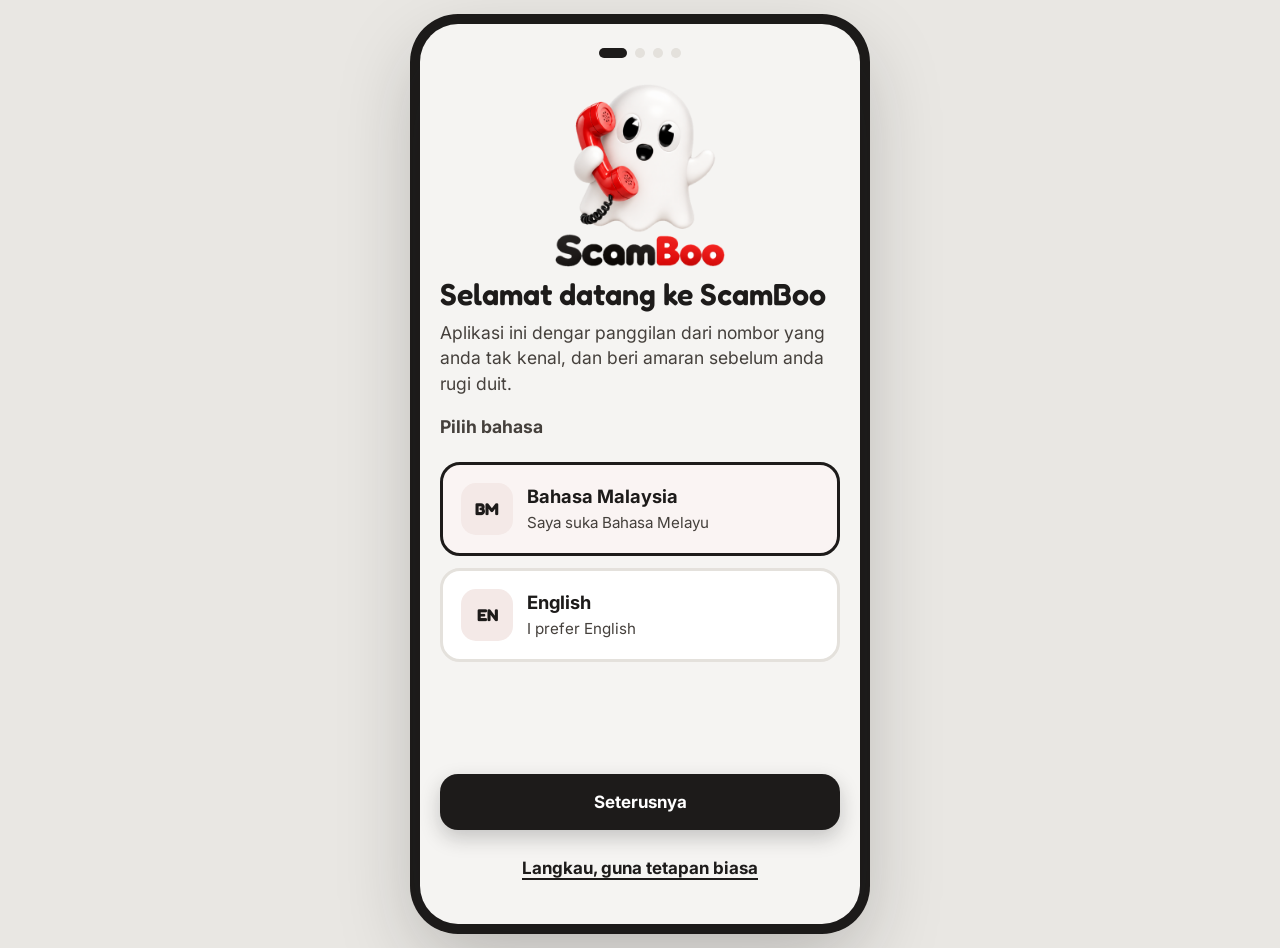
<file: web/public/scamboo/settings.html>
<!doctype html>
<html lang="ms">
<head>
  <meta charset="utf-8">
  <meta name="viewport" content="width=device-width, initial-scale=1, viewport-fit=cover">
  <meta name="theme-color" content="#FFFFFF">
  <title>ScamBoo · Tetapan</title>
  <link rel="manifest" href="manifest.json">
  <link rel="apple-touch-icon" href="assets/icons/apple-touch-icon.png">
  <link rel="icon" type="image/png" href="assets/icons/favicon-32.png">
  <meta name="apple-mobile-web-app-capable" content="yes">
  <meta name="mobile-web-app-capable" content="yes">
  <meta name="apple-mobile-web-app-status-bar-style" content="default">
  <meta name="apple-mobile-web-app-title" content="ScamBoo">
  <link rel="preconnect" href="https://fonts.googleapis.com"><link rel="preconnect" href="https://fonts.gstatic.com" crossorigin>
  <link href="https://fonts.googleapis.com/css2?family=Fredoka:wght@500;600;700&family=Inter:wght@400;500;600;700&display=swap" rel="stylesheet">
  <link rel="stylesheet" href="assets/css/styles.css">
</head>
<body>
<div class="app">
  <main class="page">
    <h1 class="page-title" data-bm="Tetapan" data-en="Settings"></h1>

    <!-- Easy to read: for everyone -->
    <section class="section">
      <div class="section-head"><h3 data-bm="Senang dibaca" data-en="Easy to read"></h3></div>
      <p class="muted" style="margin-bottom:8px" data-bm="Saiz tulisan" data-en="Text size"></p>
      <div class="seg" id="size">
        <button data-v="m" style="font-size:1rem">A</button>
        <button data-v="l" style="font-size:1.25rem">A+</button>
        <button data-v="xl" style="font-size:1.5rem">A++</button>
      </div>
      <div class="card list" style="margin-top:12px">
        <button class="item" id="contrastRow" style="width:100%;text-align:left"><span class="avatar av-teal" data-icon="eye"></span>
          <div class="grow"><b data-bm="Warna lebih jelas" data-en="High contrast"></b><small data-bm="Hitam putih, garisan lebih tebal" data-en="Black and white, thicker lines"></small></div>
          <span class="switch" id="contrastSw"></span></button>
        <button class="item" id="readRow" style="width:100%;text-align:left"><span class="avatar av-teal" data-icon="speaker"></span>
          <div class="grow"><b data-bm="Butang baca kuat" data-en="Read-aloud button"></b><small data-bm="Telefon bacakan skrin untuk anda" data-en="The phone reads the screen to you"></small></div>
          <span class="switch" id="readSw"></span></button>
        <button class="item" id="voiceRow" style="width:100%;text-align:left"><span class="avatar av-teal" data-icon="bot"></span>
          <div class="grow"><b data-bm="Amaran suara semasa panggilan" data-en="Spoken warnings during calls"></b><small data-bm="Bisikan ke telinga + getaran bila ada bahaya" data-en="A whisper in your ear + vibration when there's danger"></small></div>
          <span class="switch" id="voiceSw"></span></button>
      </div>
      <p class="muted" style="margin:14px 0 8px" data-bm="Bahasa" data-en="Language"></p>
      <div class="seg" id="lang">
        <button data-v="bm">Bahasa Malaysia</button>
        <button data-v="en">English</button>
      </div>
    </section>

    <!-- Guardian: protection setup -->
    <section class="section" id="guardSec">
      <div class="section-head"><h3 data-bm="Perlindungan (Guardian)" data-en="Protection (Guardian)"></h3></div>
      <div class="seg" id="mode">
        <button data-v="jaga_penuh">Jaga Penuh</button>
        <button data-v="standard">Standard</button>
      </div>
      <div class="card" style="margin-top:10px" id="modeInfo"></div>
      <p class="muted" style="margin:14px 0 8px" data-bm="AI ambil alih secara automatik selepas" data-en="The AI takes over automatically after"></p>
      <div class="seg" id="countdown">
        <button data-v="5" data-bm="5 saat" data-en="5 sec"></button>
        <button data-v="10" data-bm="10 saat" data-en="10 sec"></button>
        <button data-v="0" data-bm="Tutup" data-en="Off"></button>
      </div>
      <p class="tiny" style="margin-top:6px" data-bm="Hanya untuk risiko tinggi dalam Jaga Penuh. Butang 'Batal' sentiasa ada." data-en="Only on high risk in Jaga Penuh. A 'Cancel' button is always shown."></p>
      <div class="card list" style="margin-top:12px">
        <div class="item"><span class="avatar av-violet" data-icon="family"></span>
          <div class="grow"><b data-bm="Kenalan kecemasan" data-en="Emergency contact"></b><small>Amir (anak) · 012-000 4471</small></div></div>
      </div>
    </section>

    <section class="section">
      <button class="invite" id="inviteBtn"><img src="assets/brand/ghost-96.png" alt="">
        <span><b data-bm="Kongsi dengan keluarga" data-en="Share with family"></b>
        <small data-bm="Ajak orang tersayang guna ScamBoo" data-en="Invite loved ones to use ScamBoo"></small></span>
        <span class="go" data-icon="share"></span></button>
    </section>

    <section class="section">
      <div class="section-head"><h3 data-bm="Janji privasi kami" data-en="Our privacy promise"></h3></div>
      <div class="card list" data-read>
        <div class="item"><span class="avatar av-green" data-icon="lock"></span><div class="grow"><b data-bm="Kekal dalam telefon anda" data-en="Stays on your phone"></b><small data-bm="Suara dianalisis dalam telefon, tidak dirakam." data-en="Voice is analysed on the phone, never recorded."></small></div></div>
        <div class="item"><span class="avatar av-green" data-icon="eye"></span><div class="grow"><b data-bm="Nombor tidak dikenali sahaja" data-en="Unknown numbers only"></b><small data-bm="Kami tak dengar panggilan dari kenalan anda." data-en="We never listen to calls from your contacts."></small></div></div>
        <div class="item"><span class="avatar av-green" data-icon="bank"></span><div class="grow"><b data-bm="Bank hanya dengan izin anda" data-en="Your bank only with your consent"></b><small data-bm="Tiada data dihantar tanpa persetujuan anda." data-en="Nothing is sent without your OK."></small></div></div>
      </div>
    </section>

    <section class="section center stack">
      <a class="btn btn-outline btn-block" href="onboarding.html" data-bm="Ulang persediaan" data-en="Run setup again"></a>
      <button class="btn btn-ghost" id="resetDemo" data-bm="Set semula data demo" data-en="Reset demo data"></button>
      <p class="tiny" data-bm="Prototaip reka bentuk · data contoh sahaja" data-en="Design prototype · sample data only"></p>
    </section>
  </main>
</div>
<script src="assets/js/store.js"></script>
<script src="assets/js/ui.js"></script>
<script>
  UI.mount("settings");
  document.getElementById("inviteBtn").onclick = () => UI.shareInvite();
  if (UI.elder()) document.getElementById("guardSec").classList.add("hidden");  // elders can't weaken their own protection
  const INFO = {
    jaga_penuh: ["<b>Untuk warga emas 55+.</b> Amaran lebih awal. Kalau bahaya tinggi dan tiada jawapan, AI ambil alih secara automatik.",
                 "<b>For seniors 55+.</b> Earlier warnings. On high danger with no answer, the AI takes over automatically."],
    standard: ["<b>Untuk kebanyakan orang.</b> Amaran bila benar-benar perlu. Anda sentiasa pilih sendiri.",
               "<b>For most people.</b> Warnings only when really needed. You always choose yourself."],
  };
  const seg = (id, key, after) => document.querySelectorAll(`#${id} button`).forEach(b => b.onclick = () => {
    const v = key === "countdown" ? +b.dataset.v : b.dataset.v;
    Store.set({ [key]: v }); after ? after() : paint();
  });
  seg("size", "size", () => { UI.applyPrefs(); paint(); });
  seg("lang", "lang", () => location.reload());
  seg("mode", "mode", () => location.reload());
  seg("countdown", "countdown");
  const toggle = (row, key, after) => document.getElementById(row).onclick = () => {
    const cur = Store.settings()[key];
    Store.set({ [key]: key === "contrast" ? (cur === "high" ? "normal" : "high") : !cur });
    after ? after() : paint();
  };
  toggle("contrastRow", "contrast", () => { UI.applyPrefs(); paint(); });
  toggle("readRow", "readAloud", () => location.reload());
  toggle("voiceRow", "voice");
  function paint() {
    const s = Store.settings();
    const on = (id, v) => document.querySelectorAll(`#${id} button`).forEach(b => b.classList.toggle("on", b.dataset.v === String(v)));
    on("size", s.size); on("lang", s.lang); on("mode", s.mode); on("countdown", s.countdown);
    document.getElementById("modeInfo").innerHTML = `<p>${UI.t(INFO[s.mode])}</p>`;
    document.getElementById("contrastSw").classList.toggle("on", s.contrast === "high");
    document.getElementById("readSw").classList.toggle("on", !!s.readAloud);
    document.getElementById("voiceSw").classList.toggle("on", !!s.voice);
  }
  document.getElementById("resetDemo").onclick = () => { Store.resetCalls(); UI.toast(UI.t(["Data demo diset semula", "Demo data reset"])); };
  paint();
</script>
</body>
</html>
</file>
<file: web/public/scamboo/assets/css/styles.css>
/* Call protection prototype: "Calm guardian" design system */
:root {
  /* "Ghost White": colours taken from the ScamBoo logo.
     red = Boo brand + danger + help · charcoal = normal actions · green = safe · amber = medium */
  --bg: #F5F4F2;        /* ghost mist */
  --bg-2: #ECEAE6;
  --card: #FFFFFF;
  --ink: #1D1B1A;       /* wordmark "Scam" */
  --ink-2: #45403C;
  --ink-3: #5F5955;
  --line: #E4E1DC;
  --primary: #1D1B1A;
  --primary-2: #000000;
  --soft: #F4E9E7;      /* the ghost's pink shadow */
  --soft-2: #FAF4F3;
  --brand: #D13225;     /* wordmark "Boo" + phone */
  --brand-2: #A8231A;
  --brand-bg: #FCEDEB;
  --night: #1D1B1A;     /* call screen + Boo panel: the white ghost glows */
  --night-2: #2E2A27;
  --focus: #2563EB;
  --orange: #B35A07;
  --orange-bg: #FFF2E2;
  --green: #1F7A45;
  --green-bg: #E5F5EC;
  /* old names kept as aliases */
  --navy: var(--night); --navy-2: var(--night-2);
  --teal: var(--primary); --teal-2: var(--primary-2); --teal-l: var(--soft); --teal-xl: var(--soft-2);
  --cream: var(--bg); --cream-2: var(--bg-2);
  --red: var(--brand); --red-2: var(--brand-2); --red-bg: var(--brand-bg);
  --violet: #3A3532; --violet-bg: #EFEDEA;
  --shadow: 0 1px 2px rgba(29, 27, 26, .05), 0 8px 24px rgba(29, 27, 26, .07);
  --shadow-lg: 0 2px 6px rgba(29, 27, 26, .06), 0 20px 44px rgba(29, 27, 26, .14);
  --r: 24px;
  --r-sm: 16px;
  --head: "Fredoka", "Plus Jakarta Sans", system-ui, sans-serif;
  --body: "Inter", system-ui, -apple-system, sans-serif;
}

* { box-sizing: border-box; -webkit-tap-highlight-color: transparent; }
html { font-size: 100%; }
html[data-size="l"] { font-size: 112.5%; }
html[data-size="xl"] { font-size: 131.25%; }
html, body { margin: 0; padding: 0; overscroll-behavior: none; }
button, .btn, .tab { -webkit-user-select: none; user-select: none; }
body {
  font-family: var(--body); font-size: 1.062rem; line-height: 1.45;
  color: var(--ink); background: #E9E7E3; min-height: 100vh;
  -webkit-font-smoothing: antialiased;
}
h1, h2, h3, h4 { font-family: var(--head); font-weight: 600; margin: 0; line-height: 1.15; letter-spacing: 0; }
p { margin: 0; }
a { color: inherit; text-decoration: none; }
button { font: inherit; cursor: pointer; border: 0; background: none; color: inherit; }
:focus-visible { outline: 3px solid var(--focus); outline-offset: 2px; border-radius: 10px; }
.hidden { display: none !important; }
[tabindex="-1"]:focus { outline: none; }

/* ---------- Phone frame ---------- */
.app {
  position: relative; max-width: 440px; min-height: 100vh; margin: 0 auto;
  background:
    var(--bg);
  padding-bottom: 112px; overflow-x: hidden;
}
@media (min-width: 520px) {
  body { padding: 24px 0; }
  .app { min-height: calc(100vh - 48px); border-radius: 38px; box-shadow: 0 30px 80px rgba(29, 27, 26, .25), 0 0 0 10px #1D1B1A; }
}

/* ---------- Top bar ---------- */
.topbar {
  position: sticky; top: 0; z-index: 30;
  display: flex; align-items: center; justify-content: space-between; gap: 10px;
  padding: calc(12px + env(safe-area-inset-top)) 16px 12px; color: var(--ink);
  background: rgba(255, 255, 255, .96); border-bottom: 1px solid var(--line);
  backdrop-filter: blur(14px); -webkit-backdrop-filter: blur(14px);
}
@media (min-width: 520px) { .topbar { border-radius: 38px 38px 0 0; } }
.brand { display: flex; align-items: center; gap: 10px; }
.brand .mark {
  width: 40px; height: 40px; border-radius: 13px; display: grid; place-items: center;
  background: rgba(255, 255, 255, .12); color: #fff;
}
.brand .mark svg { width: 24px; height: 24px; }
.brand .mark img { width: 38px; height: 38px; object-fit: contain; }
.topbar .brand .mark { background: transparent; width: 42px; height: 42px; }
.wm { font-family: var(--head); font-weight: 700; font-size: 1.45rem; letter-spacing: -.01em; line-height: 1; }
.wm em { font-style: normal; color: var(--brand); }
.brand b { font-family: var(--head); font-size: 1.062rem; display: block; }
.brand small { font-size: 0.7812rem; color: var(--ink-2); display: flex; align-items: center; gap: 6px; }
.live-dot { width: 8px; height: 8px; border-radius: 50%; background: #46D39A; box-shadow: 0 0 0 0 rgba(70, 211, 154, .6); animation: ping 2s infinite; }
@keyframes ping { 0% { box-shadow: 0 0 0 0 rgba(70, 211, 154, .6); } 80%, 100% { box-shadow: 0 0 0 9px rgba(70, 211, 154, 0); } }
.lang-btn {
  padding: 7px 12px; border-radius: 999px; font-size: 0.8125rem; font-weight: 700;
  background: var(--bg); color: var(--ink); border: 1px solid var(--line);
}

/* ---------- Tab bar ---------- */
.tabbar {
  position: fixed; left: 50%; transform: translateX(-50%); bottom: 0; z-index: 40;
  width: 100%; max-width: 440px; display: grid; grid-template-columns: repeat(5, 1fr);
  padding: 8px 8px calc(10px + env(safe-area-inset-bottom));
  background: rgba(255, 255, 255, .96); backdrop-filter: blur(14px); -webkit-backdrop-filter: blur(14px);
  border-top: 1px solid var(--line);
}
@media (min-width: 520px) { .tabbar { bottom: 24px; border-radius: 0 0 38px 38px; } }
.tab {
  display: flex; flex-direction: column; align-items: center; gap: 3px; padding: 6px 2px;
  font-size: 0.875rem; font-weight: 700; color: var(--ink-2); border-radius: 14px; min-height: 56px;
}
.tab svg { width: 26px; height: 26px; }
.tab.active { color: var(--ink); }
.tab.active .tab-ico { background: var(--primary); color: #fff; }
.tab-ico { width: 56px; height: 32px; display: grid; place-items: center; border-radius: 999px; transition: background .2s; }

/* ---------- Layout ---------- */
.page { padding: 20px 18px 8px; }
.section { margin-top: 22px; }
.section-head { display: flex; align-items: baseline; justify-content: space-between; margin-bottom: 10px; }
.section-head h3 { font-size: 1.188rem; }
.section-head a { font-size: 0.875rem; font-weight: 600; color: var(--teal); }
.page-title { font-size: 1.688rem; }
.page-sub { color: var(--ink-2); margin-top: 4px; font-size: 1rem; }
.row { display: flex; align-items: center; gap: 12px; }
.grow { flex: 1; }
.center { text-align: center; }
.tiny { font-size: 0.8438rem; color: var(--ink-3); }
.muted { color: var(--ink-2); }
.stack > * + * { margin-top: 10px; }

/* ---------- Cards ---------- */
.card { background: var(--card); border-radius: var(--r); padding: 16px; box-shadow: var(--shadow); border: 1px solid rgba(228, 225, 220, .7); }
.card-tap { display: block; transition: transform .15s; }
.card-tap:active { transform: scale(.985); }

/* Hero shield */
.hero {
  position: relative; overflow: hidden; border-radius: 26px; padding: 22px 20px; color: #fff;
  background: radial-gradient(420px 220px at 100% 0%, rgba(255, 255, 255, .10), transparent 60%),
              linear-gradient(150deg, var(--night-2) 0%, var(--night) 100%);
  box-shadow: var(--shadow-lg);
}
.hero .shield-big { width: 74px; height: 74px; border-radius: 24px; display: grid; place-items: center; background: rgba(255, 255, 255, .14); }
.hero .shield-big svg { width: 42px; height: 42px; color: #fff; }
.hero h2 { font-size: 1.625rem; margin-top: 14px; }
.hero p { opacity: .85; margin-top: 4px; }
.hero .chips { margin-top: 14px; }
.hero .chip { background: rgba(255, 255, 255, .14); color: #fff; border-color: rgba(255, 255, 255, .2); }

/* Stat tiles */
.stats { display: grid; grid-template-columns: 1fr 1fr; gap: 10px; }
.stat { background: var(--card); border-radius: var(--r-sm); padding: 14px; box-shadow: var(--shadow); }
.stat b { font-family: var(--head); font-size: 1.875rem; display: block; line-height: 1; }
.stat span { font-size: 0.875rem; color: var(--ink-2); }
.stat.good b { color: var(--green); }
.stat.warn b { color: var(--red); }

/* Chips & badges */
.chips { display: flex; gap: 8px; flex-wrap: wrap; }
.chip {
  display: inline-flex; align-items: center; gap: 6px; padding: 6px 12px; border-radius: 999px;
  font-size: 0.875rem; font-weight: 600; background: var(--card); border: 1px solid var(--line); color: var(--ink-2);
}
.badge { display: inline-flex; align-items: center; gap: 5px; padding: 4px 10px; border-radius: 999px; font-size: 0.8125rem; font-weight: 700; }
.b-red { background: var(--red-bg); color: var(--red-2); }
.b-orange { background: var(--orange-bg); color: #A65A0A; }
.b-green { background: var(--green-bg); color: #1F7543; }
.b-grey { background: var(--cream-2); color: var(--ink-2); }
.b-teal { background: var(--teal-l); color: var(--teal-2); }
.b-violet { background: var(--violet-bg); color: var(--violet); }

/* Buttons: big for 55+ users */
.btn {
  display: inline-flex; align-items: center; justify-content: center; gap: 10px;
  min-height: 56px; padding: 14px 20px; border-radius: 18px; font-weight: 700; font-size: 1.062rem;
  transition: transform .12s, box-shadow .2s, background .2s;
}
.btn:active { transform: scale(.98); }
.btn svg { width: 22px; height: 22px; }
.btn-block { width: 100%; }
.btn-primary { background: var(--primary); color: #fff; box-shadow: 0 8px 20px rgba(29, 27, 26, .22); }
.btn-navy { background: var(--navy); color: #fff; }
.btn-danger { background: var(--red); color: #fff; box-shadow: 0 8px 20px rgba(209, 50, 37, .3); }
.btn-outline { background: var(--card); color: var(--ink); border: 2px solid var(--line); }
.btn-ghost { background: transparent; color: var(--ink); text-decoration: underline; text-underline-offset: 4px; text-decoration-thickness: 2px; }
.btn-light { background: rgba(255, 255, 255, .16); color: #fff; border: 1px solid rgba(255, 255, 255, .25); }
.btn-sm { min-height: 42px; padding: 9px 14px; font-size: 0.9375rem; border-radius: 12px; }
.btn-grid { display: grid; grid-template-columns: 1fr 1fr; gap: 10px; }

/* List rows */
.list .item { display: flex; align-items: center; gap: 12px; padding: 14px 0; border-bottom: 1px solid var(--line); }
.list .item:last-child { border-bottom: 0; }
.avatar { width: 46px; height: 46px; border-radius: 15px; display: grid; place-items: center; flex: none; font-weight: 800; font-family: var(--head); }
.avatar svg { width: 24px; height: 24px; }
.av-red { background: var(--red-bg); color: var(--red); }
.av-orange { background: var(--orange-bg); color: var(--orange); }
.av-green { background: var(--green-bg); color: var(--green); }
.av-teal { background: var(--teal-l); color: var(--teal); }
.item b { display: block; font-size: 1.031rem; }
.item small { color: var(--ink-3); font-size: 0.875rem; }

/* Toggles / segmented */
.seg { display: grid; grid-auto-flow: column; grid-auto-columns: 1fr; gap: 6px; padding: 5px; background: var(--cream-2); border-radius: 16px; }
.seg button { min-height: 46px; border-radius: 12px; font-weight: 700; color: var(--ink-2); }
.seg button.on { background: var(--card); color: var(--teal-2); box-shadow: var(--shadow); }
.switch { width: 52px; height: 30px; border-radius: 999px; background: var(--line); position: relative; flex: none; transition: background .2s; }
.switch::after { content: ""; position: absolute; top: 3px; left: 3px; width: 24px; height: 24px; border-radius: 50%; background: #fff; box-shadow: 0 1px 3px rgba(0,0,0,.2); transition: left .2s; }
.switch.on { background: var(--teal); }
.switch.on::after { left: 25px; }

/* Toast */
.toast {
  position: fixed; left: 50%; bottom: 110px; transform: translate(-50%, 20px); opacity: 0; z-index: 80;
  background: var(--navy); color: #fff; padding: 12px 18px; border-radius: 14px; font-weight: 600; font-size: 0.9375rem;
  box-shadow: var(--shadow-lg); transition: all .25s; max-width: 360px; text-align: center;
}
.toast.show { opacity: 1; transform: translate(-50%, 0); }

/* ================= CALL SCREEN ================= */
.call-app { background: radial-gradient(500px 320px at 50% 8%, rgba(255,255,255,.06), transparent 60%), linear-gradient(180deg, #121110 0%, #1D1B1A 55%, #2A2624 100%); color: #fff; padding-bottom: 24px; }
.call-app .tabbar { display: none; }
.call-top { display: flex; justify-content: space-between; align-items: center; padding: calc(16px + env(safe-area-inset-top)) 18px 0; font-size: 0.875rem; }
.prot-pill { display: inline-flex; align-items: center; gap: 7px; padding: 7px 12px; border-radius: 999px; background: rgba(70, 211, 154, .14); color: #8FF0C6; font-weight: 700; font-size: 0.8438rem; }
.prot-pill svg { width: 16px; height: 16px; }
.caller { text-align: center; padding: 26px 18px 8px; }
.caller .ava { width: 86px; height: 86px; margin: 0 auto; border-radius: 50%; display: grid; place-items: center; background: rgba(255,255,255,.1); font-size: 2.125rem; }
.caller h2 { font-size: 1.688rem; margin-top: 12px; }
.caller .num { opacity: .7; margin-top: 4px; }
.caller .timer { margin-top: 6px; font-variant-numeric: tabular-nums; opacity: .85; font-weight: 600; }

/* Risk meter */
.meter { margin: 16px 18px 0; padding: 14px 16px; border-radius: 18px; background: rgba(255,255,255,.07); border: 1px solid rgba(255,255,255,.1); }
.meter-top { display: flex; justify-content: space-between; align-items: center; font-size: 0.875rem; font-weight: 600; }
.bar { height: 12px; border-radius: 999px; background: rgba(255,255,255,.12); overflow: hidden; margin-top: 10px; }
.bar i { display: block; height: 100%; width: 0; border-radius: 999px; background: var(--green); transition: width .8s ease, background .5s; }
.normal-chip { display: inline-flex; align-items: center; gap: 6px; padding: 5px 12px; border-radius: 999px; background: rgba(46, 158, 91, .2); color: #8FF0C6; font-size: 0.8438rem; font-weight: 700; }

/* Transcript bubbles */
.transcript { padding: 14px 18px 0; display: flex; flex-direction: column; gap: 8px; min-height: 120px; }
.bub { max-width: 84%; padding: 10px 13px; border-radius: 16px; font-size: 0.9688rem; line-height: 1.4; animation: pop .3s ease; }
.bub small { display: block; font-size: 0.7188rem; opacity: .65; margin-bottom: 2px; font-weight: 600; }
.bub-caller { background: rgba(255,255,255,.1); border-bottom-left-radius: 6px; }
.bub-user { background: #2563EB; margin-left: auto; border-bottom-right-radius: 6px; }
.bub-ai { background: #FFFFFF; color: var(--ink); margin-left: auto; border-bottom-right-radius: 6px; box-shadow: 0 0 18px rgba(255,255,255,.18); }
.bub-ai mark { color: var(--ink); }
.bub mark { background: rgba(232, 132, 27, .35); color: #fff; border-radius: 4px; padding: 0 2px; }
@keyframes pop { from { opacity: 0; transform: translateY(8px); } to { opacity: 1; transform: none; } }

/* Call controls */
.controls { display: grid; grid-template-columns: repeat(3, 1fr); gap: 14px; padding: 22px 34px 6px; text-align: center; font-size: 0.7812rem; opacity: .9; }
.ctl { display: flex; flex-direction: column; align-items: center; gap: 6px; }
.ctl span { width: 58px; height: 58px; border-radius: 50%; display: grid; place-items: center; background: rgba(255,255,255,.1); }
.ctl svg { width: 24px; height: 24px; }
.end-call { width: 70px; height: 70px; border-radius: 50%; background: var(--red); display: grid; place-items: center; margin: 14px auto 0; box-shadow: 0 10px 24px rgba(209,50,37,.4); }
.end-call svg { width: 30px; height: 30px; transform: rotate(135deg); }
.answer-row { display: flex; justify-content: space-around; padding: 40px 30px 10px; }
.answer-row .rb { display: flex; flex-direction: column; align-items: center; gap: 8px; font-weight: 600; }
.answer-row .rb span { width: 74px; height: 74px; border-radius: 50%; display: grid; place-items: center; }
.answer-row .rb svg { width: 30px; height: 30px; }
.rb-green span { background: var(--green); box-shadow: 0 10px 26px rgba(46,158,91,.45); animation: ring 1.4s infinite; }
.rb-red span { background: var(--red); }
.rb-red svg { transform: rotate(135deg); }
@keyframes ring { 0%,100% { transform: rotate(0); } 10% { transform: rotate(-12deg); } 20% { transform: rotate(12deg); } 30% { transform: rotate(-8deg); } 40% { transform: rotate(0); } }
.guard-note { margin: 18px; padding: 14px; border-radius: 16px; background: rgba(70,211,154,.1); border: 1px solid rgba(70,211,154,.25); display: flex; gap: 12px; align-items: center; font-size: 0.9375rem; }
.guard-note svg { width: 28px; height: 28px; color: #8FF0C6; flex: none; }

/* Alert sheet */
.sheet-wrap { position: fixed; inset: 0; z-index: 60; display: flex; align-items: flex-end; justify-content: center; background: rgba(18, 17, 16, .5); }
.sheet {
  width: 100%; max-width: 440px; background: var(--bg); color: var(--ink); border-radius: 28px 28px 0 0;
  padding: 10px 18px calc(20px + env(safe-area-inset-bottom)); max-height: 92vh; overflow-y: auto;
  animation: up .35s cubic-bezier(.2,.9,.3,1.1);
}
@media (min-width: 520px) { .sheet-wrap { padding-bottom: 24px; } .sheet { border-radius: 28px 28px 38px 38px; } }
@keyframes up { from { transform: translateY(100%); } to { transform: none; } }
.grab { width: 44px; height: 5px; border-radius: 9px; background: var(--line); margin: 4px auto 12px; }
.risk-card { border-radius: 22px; padding: 18px; color: #fff; position: relative; overflow: hidden; }
.risk-card.med { background: linear-gradient(140deg, #B35A07, #8F4605); }
.risk-card.high { background: linear-gradient(140deg, #D13225, #A8231A); animation: pulse 1.2s ease 1; }
@keyframes pulse { 0% { box-shadow: 0 0 0 0 rgba(209,50,37,.6); } 100% { box-shadow: 0 0 0 22px rgba(209,50,37,0); } }
.risk-card .lvl { font-size: 0.8125rem; font-weight: 800; letter-spacing: .08em; opacity: .9; display: flex; align-items: center; gap: 6px; }
.risk-card .pct { font-family: var(--head); font-size: 3.125rem; font-weight: 800; line-height: 1; margin-top: 6px; }
.risk-card .type { margin-top: 6px; font-weight: 700; font-size: 1.062rem; }
.risk-card .ring { position: absolute; right: -24px; top: -24px; width: 130px; height: 130px; border-radius: 50%; border: 18px solid rgba(255,255,255,.12); }
.why { margin-top: 14px; }
.why h4 { font-size: 0.9375rem; color: var(--ink-2); text-transform: uppercase; letter-spacing: .06em; margin-bottom: 8px; }
.reason { display: flex; gap: 10px; align-items: flex-start; padding: 10px 12px; background: var(--card); border-radius: 14px; margin-bottom: 8px; box-shadow: var(--shadow); }
.reason .n { width: 26px; height: 26px; flex: none; border-radius: 9px; display: grid; place-items: center; font-weight: 800; font-size: 0.875rem; background: var(--red-bg); color: var(--red); }
.reason b { font-size: 0.9688rem; display: block; }
.reason q { font-style: italic; color: var(--ink-2); font-size: 0.9062rem; }
.next-box { display: flex; gap: 10px; align-items: center; padding: 12px; border-radius: 14px; background: var(--navy); color: #fff; margin-top: 4px; }
.next-box svg { width: 24px; height: 24px; color: #FFC46B; flex: none; }
.next-box b { color: #FFC46B; }
.advice { margin-top: 10px; padding: 12px 14px; border-radius: 14px; background: var(--teal-xl); border: 1px solid var(--teal-l); color: var(--ink); font-weight: 600; font-size: 0.9688rem; }
.conf { display: flex; justify-content: space-between; margin-top: 10px; font-size: 0.8438rem; color: var(--ink-3); }
.count-btn { position: relative; overflow: hidden; }
.count-btn .fill { position: absolute; inset: 0; background: rgba(255,255,255,.18); transform-origin: left; animation: drain 5s linear forwards; }
@keyframes drain { from { transform: scaleX(1); } to { transform: scaleX(0); } }

/* AI talking */
.ai-panel { margin: 18px; padding: 18px; border-radius: 22px; background: radial-gradient(260px 160px at 12% 10%, rgba(255,255,255,.16), transparent 70%), linear-gradient(150deg, #2E2A27, #121110); border: 1px solid rgba(255,255,255,.12); box-shadow: 0 16px 40px rgba(0,0,0,.45); }
.ai-panel .boo { width: 52px; height: 52px; }
.ai-panel h3 { font-size: 1.312rem; display: flex; align-items: center; gap: 10px; }
.ai-panel p { opacity: .85; font-size: 0.9375rem; margin-top: 4px; }
.wave { display: flex; gap: 4px; align-items: center; height: 34px; margin-top: 12px; }
.wave i { width: 5px; border-radius: 4px; background: #FFFFFF; animation: wv 1s ease-in-out infinite; }
.wave i:nth-child(2) { animation-delay: .1s; } .wave i:nth-child(3) { animation-delay: .2s; } .wave i:nth-child(4) { animation-delay: .3s; }
.wave i:nth-child(5) { animation-delay: .4s; } .wave i:nth-child(6) { animation-delay: .5s; } .wave i:nth-child(7) { animation-delay: .6s; }
@keyframes wv { 0%,100% { height: 8px; } 50% { height: 32px; } }
.wave.idle i { animation: none; height: 8px; }
.evidence { margin: 0 18px; padding: 12px 14px; border-radius: 16px; background: rgba(255,255,255,.08); border: 1px dashed rgba(255,255,255,.25); font-size: 0.9375rem; }
.evidence .ev { display: inline-flex; gap: 6px; align-items: center; padding: 5px 10px; margin: 6px 6px 0 0; border-radius: 10px; background: rgba(255,196,107,.18); color: #FFD596; font-weight: 700; font-family: ui-monospace, Menlo, monospace; font-size: 0.875rem; animation: pop .3s; }
.warned {
  margin: 14px 18px 0; padding: 16px; border-radius: 18px; text-align: center;
  background: linear-gradient(140deg, #1F8A50, #14653A); color: #fff; box-shadow: 0 12px 28px rgba(31,138,80,.35); animation: pop .4s;
}
.warned .big { font-family: var(--head); font-size: 2.5rem; font-weight: 800; line-height: 1; }
.warned p { opacity: .9; margin-top: 4px; font-weight: 600; }
.warned.light { background: var(--green-bg); color: #145C34; box-shadow: none; border: 1px solid #BFE6CF; }

/* After-call & summary (light screens) */
.check { display: flex; align-items: center; gap: 12px; padding: 14px; border-radius: 14px; background: var(--card); box-shadow: var(--shadow); margin-bottom: 8px; font-weight: 600; width: 100%; text-align: left; }
.check .box { width: 28px; height: 28px; border-radius: 9px; border: 2px solid var(--line); display: grid; place-items: center; flex: none; color: #fff; }
.check.on .box { background: var(--red); border-color: var(--red); }
.check.on { outline: 2px solid var(--red-bg); }
.check .box svg { width: 18px; height: 18px; }
.act { display: flex; align-items: center; gap: 12px; padding: 16px; border-radius: 16px; width: 100%; text-align: left; font-weight: 700; font-size: 1.062rem; margin-bottom: 10px; }
.act .ico { width: 44px; height: 44px; border-radius: 13px; display: grid; place-items: center; flex: none; }
.act .ico svg { width: 24px; height: 24px; }
.act small { display: block; font-weight: 500; font-size: 0.8438rem; opacity: .75; }
.act-red { background: var(--red); color: #fff; } .act-red .ico { background: rgba(255,255,255,.18); }
.act-navy { background: var(--navy); color: #fff; } .act-navy .ico { background: rgba(255,255,255,.14); }
.act-plain { background: var(--card); box-shadow: var(--shadow); } .act-plain .ico { background: var(--teal-l); color: var(--teal); }
.timeline { position: relative; padding-left: 22px; }
.timeline::before { content: ""; position: absolute; left: 7px; top: 6px; bottom: 6px; width: 2px; background: var(--line); }
.tl { position: relative; padding: 0 0 14px; font-size: 0.9688rem; }
.tl::before { content: ""; position: absolute; left: -20px; top: 5px; width: 12px; height: 12px; border-radius: 50%; background: var(--teal); box-shadow: 0 0 0 3px var(--cream); }
.tl.r::before { background: var(--red); } .tl.o::before { background: var(--orange); } .tl.v::before { background: var(--ink); }
.tl small { color: var(--ink-3); font-weight: 700; margin-right: 6px; font-variant-numeric: tabular-nums; }
.spark { width: 100%; height: 120px; display: block; }
.opt { padding: 12px 16px; border-radius: 14px; border: 2px solid var(--line); background: var(--card); font-weight: 700; }
.opt.on { border-color: var(--teal); background: var(--teal-xl); color: var(--teal-2); }
textarea.input, input.input { width: 100%; padding: 14px; border-radius: 14px; border: 2px solid var(--line); background: var(--card); font-size: 1rem; }

/* Demo helper bar (for presenters) */
.demo-bar { position: fixed; bottom: calc(10px + env(safe-area-inset-bottom)); right: 10px; z-index: 90; display: flex; gap: 6px; }
.demo-bar button { padding: 8px 12px; border-radius: 10px; background: rgba(255,255,255,.14); border: 1px solid rgba(255,255,255,.25); color: #fff; font-size: 0.8125rem; font-weight: 700; }

/* ================= OFFICER (desktop) ================= */
.desk { background: #F2F1EF; min-height: 100vh; padding: 0; }
.desk-top { display: flex; align-items: center; justify-content: space-between; padding: calc(16px + env(safe-area-inset-top)) 28px 16px; background: var(--navy); color: #fff; }
.desk-top .brand small { opacity: .75; }
.desk-main { padding: 24px 28px; max-width: 1320px; margin: 0 auto; }
.kpis { display: grid; grid-template-columns: repeat(4, 1fr); gap: 14px; }
.kpi { background: #fff; border-radius: 16px; padding: 16px 18px; box-shadow: var(--shadow); }
.kpi span { color: var(--ink-3); font-size: 0.875rem; font-weight: 600; }
.kpi b { display: block; font-family: var(--head); font-size: 1.875rem; margin-top: 4px; }
.kpi.red b { color: var(--red); }
.qwrap { margin-top: 18px; display: grid; grid-template-columns: 1fr 380px; gap: 18px; align-items: start; }
.qtable { width: 100%; border-collapse: separate; border-spacing: 0; background: #fff; border-radius: 16px; overflow: hidden; box-shadow: var(--shadow); font-size: 0.9375rem; }
.qtable th { text-align: left; font-size: 0.7812rem; text-transform: uppercase; letter-spacing: .05em; color: var(--ink-3); padding: 12px 14px; background: #F8F7F5; border-bottom: 1px solid var(--line); }
.qtable td { padding: 14px; border-bottom: 1px solid #EFEDEA; vertical-align: middle; }
.qtable tr { cursor: pointer; transition: background .15s; }
.qtable tbody tr:hover { background: #FAF8F7; }
.qtable tr.sel { background: var(--teal-xl); }
.rank { width: 32px; height: 32px; border-radius: 10px; display: grid; place-items: center; font-weight: 800; background: var(--cream-2); }
.rank.top { background: var(--red); color: #fff; }
.mini-bar { width: 90px; height: 8px; border-radius: 9px; background: #EFEDEA; overflow: hidden; display: inline-block; vertical-align: middle; margin-right: 6px; }
.mini-bar i { display: block; height: 100%; border-radius: 9px; }
.drawer { background: #fff; border-radius: 18px; box-shadow: var(--shadow-lg); padding: 20px; position: sticky; top: 20px; }
.drawer h3 { font-size: 1.312rem; }
@media (max-width: 980px) { .qwrap { grid-template-columns: 1fr; } .kpis { grid-template-columns: 1fr 1fr; } .qtable .hide-sm { display: none; } }

/* ScamBoo mascot: the ghost = the AI that answers scammers for you. Logo red stays inside the logo; UI red = danger only. */
.boo { width: 40px; height: 40px; object-fit: contain; filter: drop-shadow(0 4px 8px rgba(0,0,0,.25)); }
.boo-sm { width: 18px; height: 18px; object-fit: contain; vertical-align: -4px; }
.boo-hero { display: block; width: 150px; height: auto; margin: 0 auto 8px; filter: drop-shadow(0 14px 22px rgba(29,27,26,.18)); }
.ob-logo { display: block; width: 170px; height: auto; margin: 6px auto 10px; }
.status { position: relative; }
.status h2 { padding-right: 70px; }
.status-boo { position: absolute; right: 14px; top: 12px; width: 74px; height: auto; filter: drop-shadow(0 8px 14px rgba(0,0,0,.25)); }
.boo-float, .boo-calm { animation: booFloat 3.2s ease-in-out infinite; }
/* Boo mood states */
.boo-alert { animation: booShake .5s ease 3; filter: drop-shadow(0 0 10px rgba(255,255,255,.9)) drop-shadow(0 0 2px rgba(0,0,0,.3)); }
@keyframes booShake { 0%,100% { transform: translateX(0) rotate(0); } 20% { transform: translateX(-4px) rotate(-8deg); } 40% { transform: translateX(4px) rotate(8deg); } 60% { transform: translateX(-3px) rotate(-5deg); } 80% { transform: translateX(3px) rotate(4deg); } }
.boo-talk { animation: booGlow 1.1s ease-in-out infinite; }
@keyframes booGlow { 0%,100% { filter: drop-shadow(0 0 4px rgba(255,255,255,.35)); transform: scale(1); } 50% { filter: drop-shadow(0 0 16px rgba(255,255,255,.95)); transform: scale(1.06); } }
.boo-wave { animation: booWave 2.4s ease-in-out infinite; transform-origin: 50% 90%; }
@keyframes booWave { 0%,100% { transform: rotate(0) translateY(0); } 15% { transform: rotate(-7deg) translateY(-4px); } 30% { transform: rotate(6deg) translateY(-6px); } 45% { transform: rotate(-4deg) translateY(-3px); } 60% { transform: rotate(0) translateY(0); } }
.lvl .boo-peek { width: 30px; height: 30px; object-fit: contain; margin: -6px 2px -6px 0; }
.risk-card .boo-said { font-size: .85rem; font-weight: 700; opacity: .95; margin-top: 2px; }

/* Live lab connection */
.mode-pill { display: inline-flex; align-items: center; gap: 6px; padding: 6px 11px; border-radius: 999px; font-size: .8rem; font-weight: 700; background: rgba(255,255,255,.1); color: rgba(255,255,255,.85); }
.mode-pill.on { background: rgba(70,211,154,.16); color: #8FF0C6; }
.mode-pill.on::before { content: ""; width: 8px; height: 8px; border-radius: 50%; background: #46D39A; }
.typed { display: flex; gap: 8px; margin: 10px 18px 0; }
.typed input { flex: 1; min-height: 48px; padding: 0 14px; border-radius: 14px; border: 1px solid rgba(255,255,255,.25); background: rgba(255,255,255,.08); color: #fff; font-size: 1rem; }
.typed input::placeholder { color: rgba(255,255,255,.6); }
.checking { margin: 8px 18px 0; font-size: .9rem; color: rgba(255,255,255,.8); display: flex; align-items: center; gap: 8px; }
.svc { display: flex; align-items: center; gap: 12px; padding: 12px 0; border-bottom: 1px solid var(--line); }
.svc:last-child { border-bottom: 0; }
.svc .dot { width: 14px; height: 14px; border-radius: 50%; background: var(--line); flex: none; }
.svc .dot.ok { background: var(--green); } .svc .dot.bad { background: var(--brand); } .svc .dot.wait { background: var(--orange); }
.svc small { color: var(--ink-3); display: block; font-size: .85rem; word-break: break-word; }
pre.out { white-space: pre-wrap; word-break: break-word; background: var(--night); color: #F5F4F2; padding: 12px; border-radius: 14px; font-size: .8rem; max-height: 260px; overflow: auto; }

/* Launch splash (installed app) */
.splash { position: fixed; inset: 0; z-index: 200; display: grid; place-items: center; background: #FFFFFF; transition: opacity .35s ease; }
.splash img { width: min(56vw, 230px); height: auto; animation: splashIn .6s cubic-bezier(.2,.9,.3,1.2); }
.splash.out { opacity: 0; pointer-events: none; }
@keyframes splashIn { from { transform: scale(.7) translateY(20px); opacity: 0; } to { transform: none; opacity: 1; } }

/* Family invite */
.invite { display: flex; align-items: center; gap: 14px; width: 100%; padding: 16px; border-radius: var(--r); text-align: left; background: var(--soft); border: 2px dashed #E3C9C4; color: var(--ink); }
.invite img { width: 54px; height: 54px; object-fit: contain; flex: none; }
.invite b { display: block; font-family: var(--head); font-weight: 600; font-size: 1.15rem; }
.invite small { color: var(--ink-2); font-size: .95rem; }
.invite .go { margin-left: auto; width: 44px; height: 44px; border-radius: 50%; display: grid; place-items: center; background: var(--primary); color: #fff; flex: none; }
.invite .go svg { width: 20px; height: 20px; }
@keyframes booFloat { 0%, 100% { transform: translateY(0); } 50% { transform: translateY(-6px); } }
@media (prefers-reduced-motion: reduce) { *, *::before, *::after { animation: none !important; transition: none !important; } }

/* Install hint (home screen) */
.install { display: flex; gap: 12px; align-items: center; padding: 14px; border-radius: var(--r); background: var(--card); box-shadow: var(--shadow); border: 2px dashed var(--teal-l); }
.install img { width: 48px; height: 48px; border-radius: 12px; flex: none; }
.install .grow > b { display: block; font-size: 1rem; }
.install p b { display: inline; }
.install p { font-size: 0.875rem; color: var(--ink-2); }
.install .x { width: 32px; height: 32px; border-radius: 10px; color: var(--ink-3); font-size: 1.25rem; flex: none; }

/* ================= v2: older-user refinements ================= */
.top-actions { display: flex; align-items: center; gap: 6px; }
.icon-btn, .who-chip {
  min-width: 44px; height: 44px; border-radius: 14px; display: inline-grid; place-items: center;
  background: var(--bg); color: var(--ink); border: 1px solid var(--line);
}
.icon-btn svg { width: 22px; height: 22px; }
.aa { font-family: var(--head); font-weight: 800; font-size: 1.15rem; line-height: 1; }
.aa small { font-size: .7em; }
.who-chip { display: inline-flex; gap: 2px; padding: 0 8px 0 4px; }
.who-chip span { width: 32px; height: 32px; border-radius: 10px; display: grid; place-items: center; background: var(--soft); color: var(--ink); font-weight: 800; font-size: .85rem; }
.who-chip svg { width: 16px; height: 16px; }
.av-violet { background: var(--violet-bg); color: var(--violet); }
.who-grid { display: grid; grid-template-columns: 1fr 1fr; gap: 12px; margin-top: 14px; }
.who-tile { display: flex; flex-direction: column; align-items: center; gap: 6px; padding: 18px 10px; border-radius: 18px; background: var(--card); border: 3px solid var(--line); }
.who-tile.on { border-color: var(--teal); background: var(--teal-xl); }
.who-tile .avatar { width: 64px; height: 64px; font-size: 1.3rem; }
.who-tile b { font-size: 1.1rem; }
.who-tile small { color: var(--ink-2); }

/* Elder home */
.status {
  border-radius: 26px 26px 0 0; padding: 22px 20px 34px; color: #fff; margin-bottom: 12px;
  background: radial-gradient(420px 220px at 100% 0%, rgba(255, 255, 255, .16), transparent 60%), linear-gradient(180deg, #22854F 0%, var(--green) 60%, #1B6E3F 100%);
}
/* signature motif: a ghost-tail hem along the bottom edge */
.status::after, .ob-hero::after {
  content: ""; position: absolute; left: 6px; right: 6px; bottom: -13px; height: 14px;
  background: radial-gradient(circle at 50% 0, var(--hem, #1B6E3F) 13px, transparent 13.5px) 0 0 / 36px 14px repeat-x;
}
.status .tick { width: 64px; height: 64px; border-radius: 50%; display: grid; place-items: center; background: rgba(255,255,255,.18); }
.status .tick svg { width: 36px; height: 36px; }
.status h2 { font-size: 1.75rem; margin-top: 12px; }
.status p { font-size: 1.05rem; opacity: .92; margin-top: 4px; }
.help-big {
  display: flex; align-items: center; gap: 14px; width: 100%; min-height: 76px; padding: 16px 18px; border-radius: 20px;
  background: var(--red); color: #fff; font-family: var(--head); font-weight: 800; font-size: 1.3rem; text-align: left;
  box-shadow: 0 10px 24px rgba(209, 50, 37, .3);
}
.help-big .ico { width: 48px; height: 48px; border-radius: 14px; display: grid; place-items: center; background: rgba(255,255,255,.18); flex: none; }
.help-big .ico svg { width: 28px; height: 28px; }
.help-big small { display: block; font-family: var(--body); font-weight: 500; font-size: .95rem; opacity: .9; }
.practice { display: flex; align-items: center; gap: 14px; padding: 16px; border-radius: 20px; color: #fff; background: radial-gradient(200px 120px at 10% 30%, rgba(255,255,255,.14), transparent 70%), linear-gradient(150deg, var(--night-2), var(--night)); }
.practice .ico { width: 52px; height: 52px; border-radius: 16px; display: grid; place-items: center; background: transparent; color: #fff; flex: none; }
.practice .ico img { width: 52px; height: 52px; object-fit: contain; }
.practice .ico svg { width: 28px; height: 28px; }
.practice b { font-size: 1.1rem; display: block; }
.practice small { opacity: .85; font-size: .95rem; }

/* Help page */
.tel-btn { display: flex; align-items: center; gap: 14px; width: 100%; min-height: 84px; padding: 16px 18px; border-radius: 20px; margin-bottom: 12px; text-align: left; box-shadow: var(--shadow); }
.tel-btn .ico { width: 54px; height: 54px; border-radius: 16px; display: grid; place-items: center; flex: none; }
.tel-btn .ico svg { width: 28px; height: 28px; }
.tel-btn b { display: block; font-family: var(--head); font-size: 1.25rem; }
.tel-btn small { font-size: .95rem; opacity: .85; }
.tel-btn .call { margin-left: auto; width: 48px; height: 48px; border-radius: 50%; display: grid; place-items: center; background: rgba(255,255,255,.2); flex: none; }
.tel-btn .call svg { width: 22px; height: 22px; }
.tel-red { background: var(--red); color: #fff; } .tel-red .ico { background: rgba(255,255,255,.18); }
.tel-navy { background: var(--navy); color: #fff; } .tel-navy .ico { background: rgba(255,255,255,.14); }
.tel-teal { background: var(--green); color: #fff; } .tel-teal .ico { background: rgba(255,255,255,.18); }
.step { display: flex; align-items: center; gap: 14px; width: 100%; padding: 16px; border-radius: 18px; background: var(--card); box-shadow: var(--shadow); margin-bottom: 10px; text-align: left; border: 3px solid transparent; }
.step .num { width: 40px; height: 40px; border-radius: 12px; display: grid; place-items: center; background: var(--cream-2); font-family: var(--head); font-weight: 800; font-size: 1.15rem; flex: none; }
.step b { display: block; font-size: 1.05rem; }
.step small { color: var(--ink-2); font-size: .95rem; }
.step.done { border-color: var(--green); background: var(--green-bg); }
.step.done .num { background: var(--green); color: #fff; }
.lookup { display: flex; gap: 8px; }
.lookup input { flex: 1; min-height: 56px; font-size: 1.1rem; }
.result { margin-top: 10px; padding: 14px; border-radius: 16px; font-size: 1rem; }

/* In-call whisper strip */
.whisper { margin: 12px 18px 0; padding: 12px 14px; border-radius: 16px; display: flex; gap: 10px; align-items: center; background: rgba(255,196,107,.16); border: 1px solid rgba(255,196,107,.35); color: #FFE2B0; font-weight: 600; font-size: .95rem; animation: pop .3s; }
.whisper svg { width: 24px; height: 24px; flex: none; }
.risk-card .words { font-family: var(--head); font-size: 2rem; font-weight: 800; line-height: 1.1; margin-top: 6px; }
.risk-card .pct-small { font-size: .9rem; opacity: .9; margin-top: 4px; font-weight: 600; }
.cancel-btn { margin-top: 10px; }
.home-link { display: inline-flex; align-items: center; gap: 6px; min-height: 48px; padding: 0 14px; border-radius: 14px; background: var(--card); box-shadow: var(--shadow); font-weight: 700; color: var(--teal-2); }
.home-link svg { width: 20px; height: 20px; }
.fb-grid { display: grid; grid-template-columns: 1fr 1fr; gap: 10px; }
.fb-tile { display: flex; flex-direction: column; align-items: center; gap: 8px; padding: 18px 10px; border-radius: 18px; background: var(--card); border: 3px solid var(--line); font-weight: 800; font-size: 1.05rem; }
.fb-tile .em { font-size: 2rem; line-height: 1; }
.fb-tile.on { border-color: var(--teal); background: var(--teal-xl); color: var(--teal-2); }

/* Onboarding */
.ob { min-height: 100vh; display: flex; flex-direction: column; padding: calc(24px + env(safe-area-inset-top)) 20px 28px; }
.dots { display: flex; gap: 8px; justify-content: center; margin-bottom: 20px; }
.dots i { width: 10px; height: 10px; border-radius: 99px; background: var(--line); transition: all .2s; }
.dots i.on { width: 28px; background: var(--teal); }
.ob h1 { font-size: 1.9rem; }
.ob .lead { font-size: 1.1rem; color: var(--ink-2); margin-top: 8px; }
.ob .choices { display: grid; gap: 12px; margin-top: 22px; }
.choice { display: flex; align-items: center; gap: 14px; padding: 18px; border-radius: 20px; background: var(--card); border: 3px solid var(--line); text-align: left; min-height: 76px; }
.choice.on { border-color: var(--teal); background: var(--teal-xl); }
.choice .avatar { width: 52px; height: 52px; }
.choice b { display: block; font-size: 1.15rem; }
.choice small { color: var(--ink-2); font-size: .95rem; }
.ob-foot { margin-top: auto; padding-top: 24px; display: grid; gap: 10px; }
.big-shield { width: 120px; height: 120px; border-radius: 36px; margin: 30px auto 10px; display: grid; place-items: center; background: linear-gradient(150deg, var(--night-2), var(--night)); color: #fff; box-shadow: var(--shadow-lg); animation: pop .5s; }
.big-shield svg { width: 66px; height: 66px; }

/* High contrast mode */
html[data-contrast="high"] {
  --bg: #FFFFFF; --bg-2: #EDEDED; --ink: #000000; --ink-2: #1F1F1F; --ink-3: #333333; --line: #000000;
  --primary: #000000; --primary-2: #000000; --soft: #FFFFFF; --soft-2: #FFFFFF;
  --orange: #A84E00; --brand: #B0001A; --brand-2: #7A0012; --green: #0B6B33;
}
html[data-contrast="high"] .app { background: #FFFFFF; }
html[data-contrast="high"] .card, html[data-contrast="high"] .stat, html[data-contrast="high"] .reason,
html[data-contrast="high"] .check, html[data-contrast="high"] .step, html[data-contrast="high"] .act-plain { border: 2px solid #000; box-shadow: none; }
html[data-contrast="high"] .badge { border: 1.5px solid currentColor; }
html[data-contrast="high"] .tab { color: #000; }
html[data-contrast="high"] .tab.active { color: #000; text-decoration: underline; text-underline-offset: 4px; }
html[data-contrast="high"] :focus-visible { outline: 4px solid #000; }
</file>
